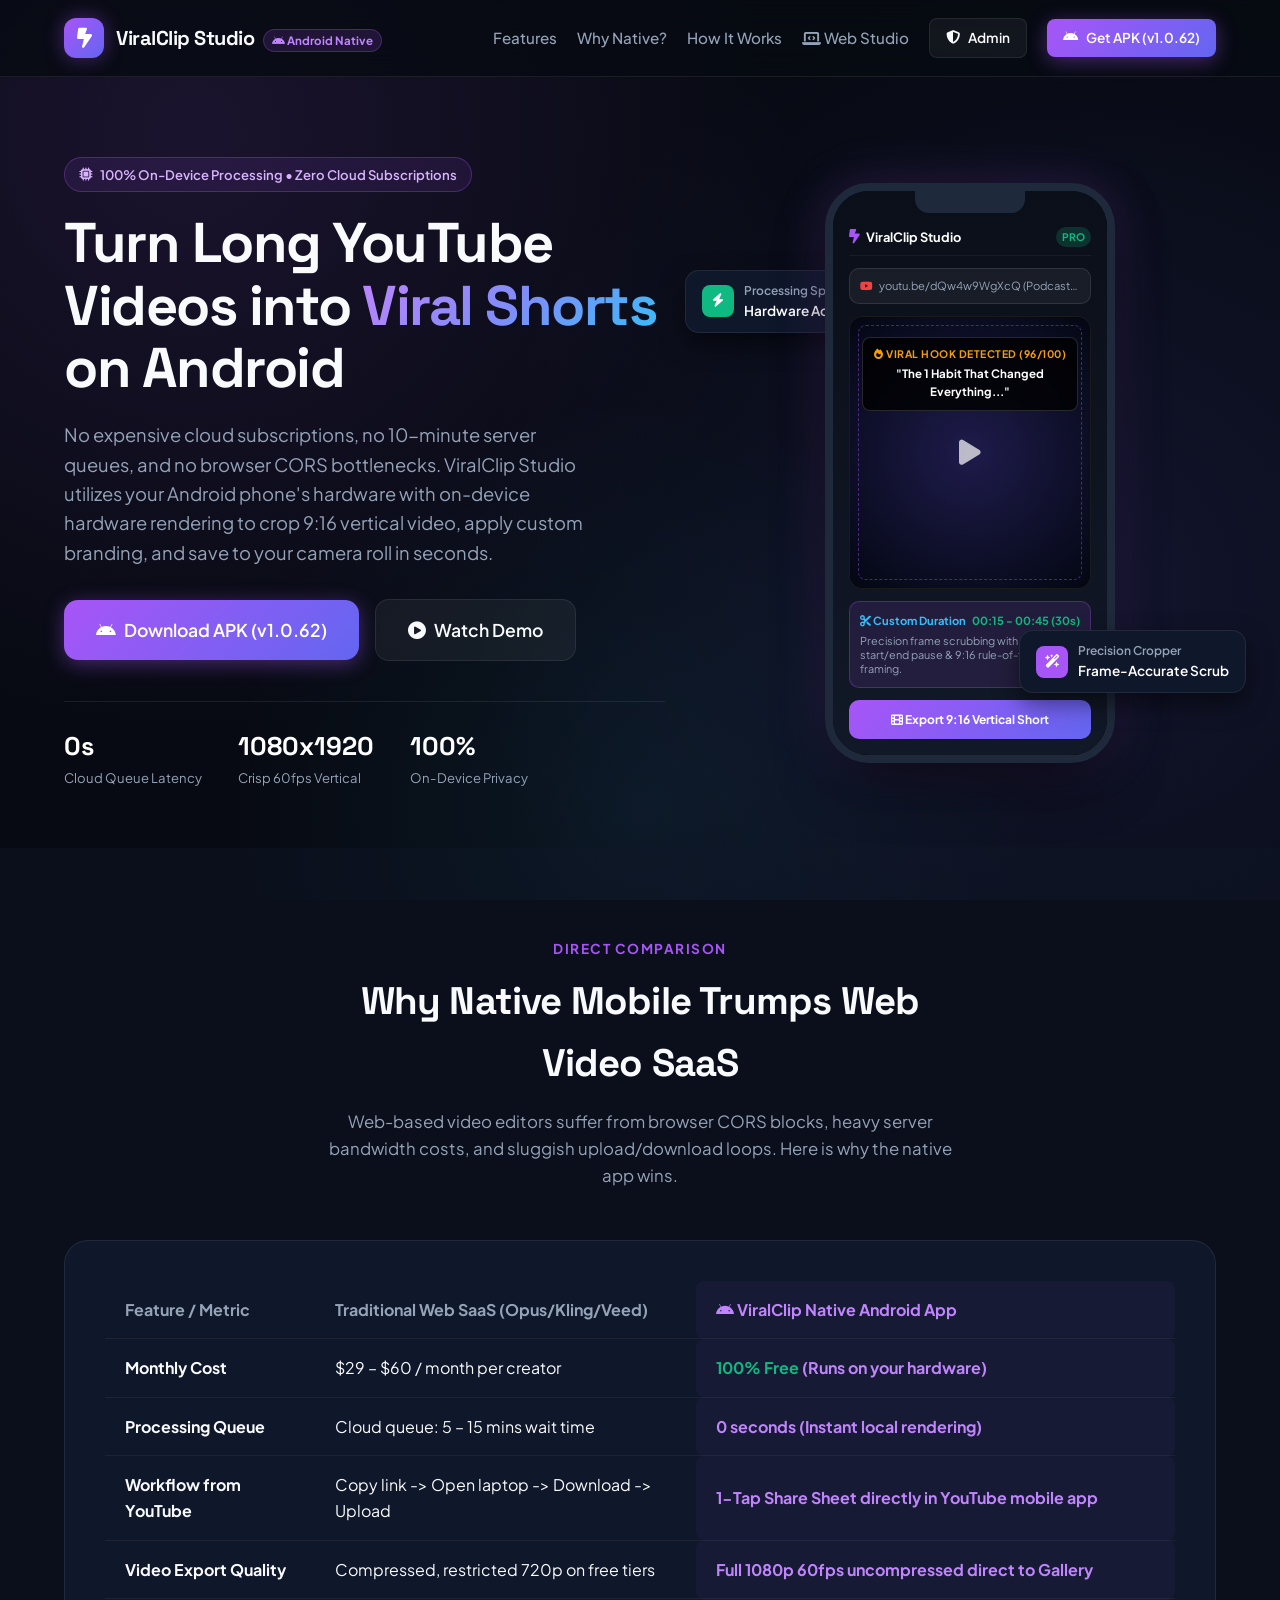
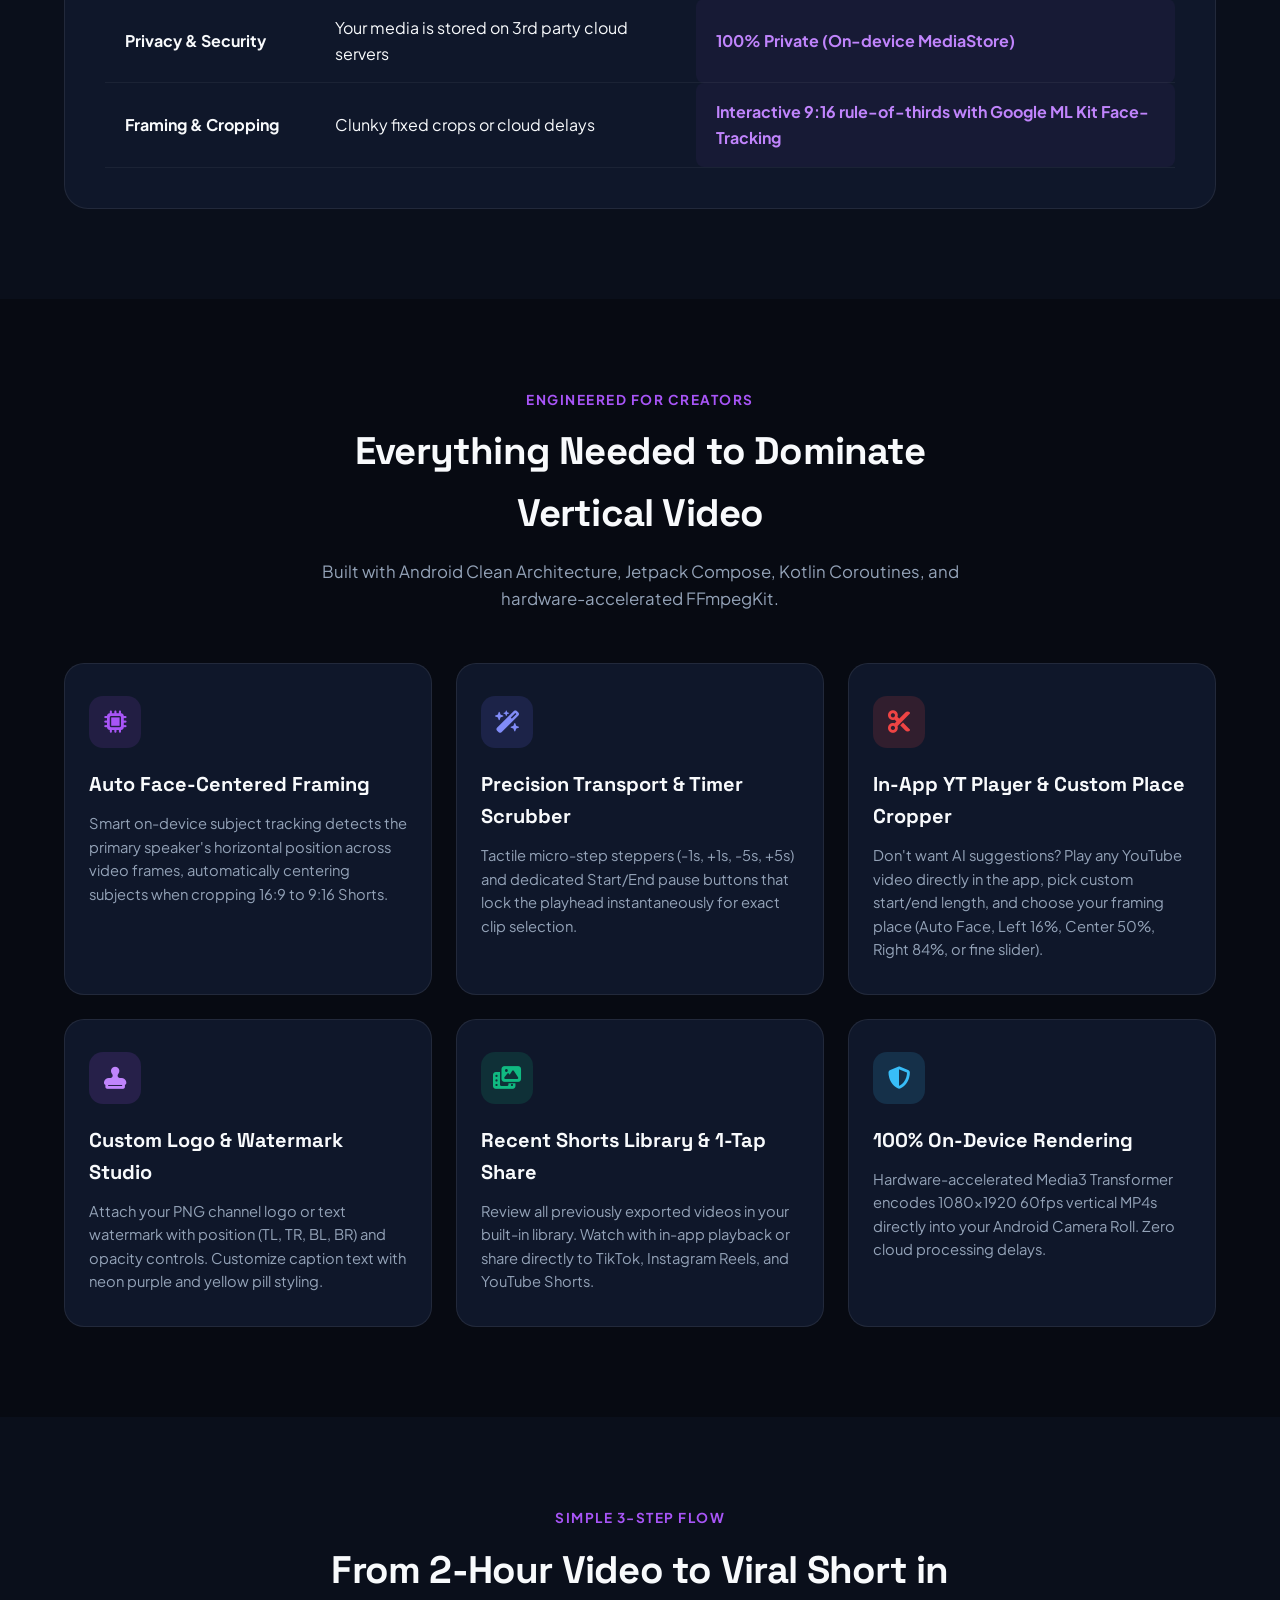
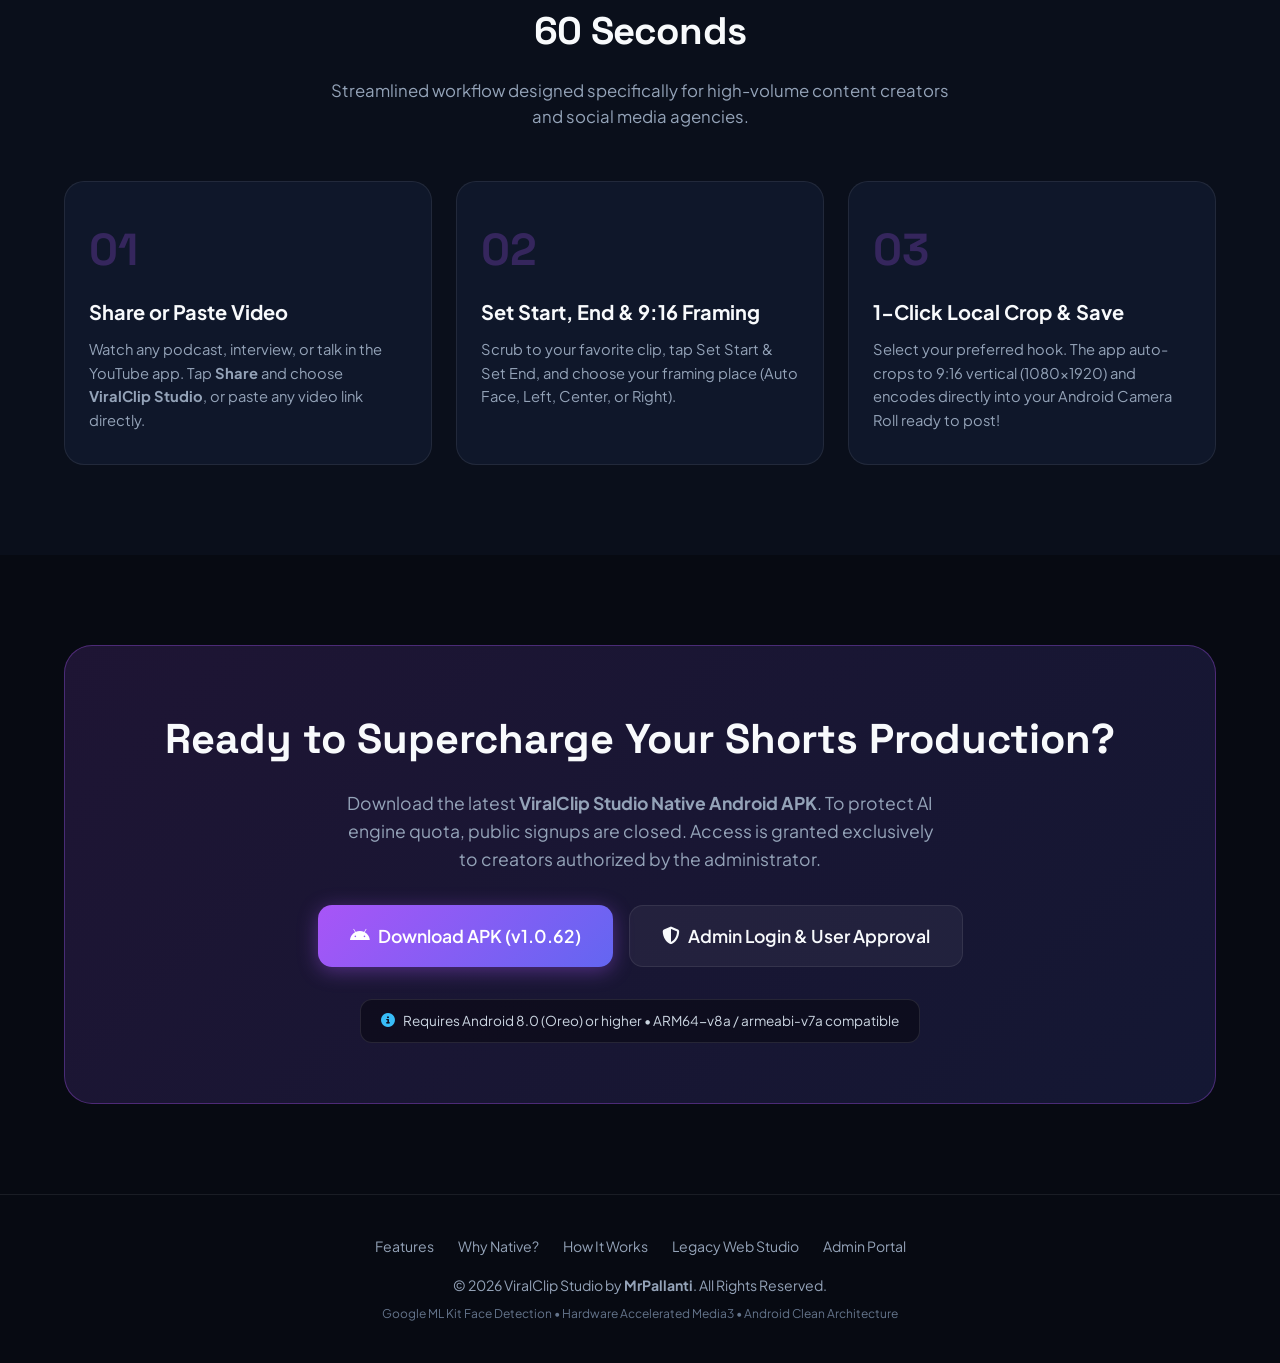
<file: index.html>
<!DOCTYPE html>
<html lang="en">
<head>
  <meta charset="UTF-8">
  <meta name="viewport" content="width=device-width, initial-scale=1.0">
  <meta http-equiv="Cache-Control" content="no-cache, no-store, must-revalidate">
  <meta http-equiv="Pragma" content="no-cache">
  <meta http-equiv="Expires" content="0">
  <title>ViralClip Studio - Native Android AI Shorts Creator</title>
  
  <!-- SEO & Open Graph -->
  <meta name="description" content="Turn long YouTube videos into viral TikToks, YouTube Shorts, and Instagram Reels directly on your Android phone with precision 9:16 cropper, smart face-centering, and on-device hardware rendering.">
  <meta property="og:title" content="ViralClip Studio - Turn Long Videos into Viral Shorts on Android">
  <meta property="og:description" content="Precision duration cropper, on-device 9:16 vertical framing, custom branding, and direct YouTube Share Sheet integration.">
  <meta property="og:type" content="website">
  <meta property="og:url" content="https://viral.mrpallanti.in/">
  
  <!-- Fonts & Icons -->
  <link rel="preconnect" href="https://fonts.googleapis.com">
  <link rel="preconnect" href="https://fonts.gstatic.com" crossorigin>
  <link href="https://fonts.googleapis.com/css2?family=Plus+Jakarta+Sans:wght@400;500;600;700;800&family=Space+Grotesk:wght@600;700;800&display=swap" rel="stylesheet">
  <link rel="stylesheet" href="https://cdnjs.cloudflare.com/ajax/libs/font-awesome/6.5.1/css/all.min.css">
  
  <!-- Stylesheets -->
  <link rel="stylesheet" href="css/landing.css?v=6.1">
</head>
<body>

  <!-- Top Navigation Bar -->
  <header class="navbar">
    <div class="container nav-container">
      <a href="index.html" class="brand">
        <div class="brand-icon">
          <i class="fa-solid fa-bolt-lightning"></i>
        </div>
        <div>
          <span class="brand-title">ViralClip Studio</span>
          <span class="brand-badge"><i class="fa-brands fa-android"></i> Android Native</span>
        </div>
      </a>

      <nav class="nav-links">
        <a href="#features" class="nav-link">Features</a>
        <a href="#comparison" class="nav-link">Why Native?</a>
        <a href="#how-it-works" class="nav-link">How It Works</a>
        <a href="studio.html" class="nav-link" title="Legacy Web Studio Backup"><i class="fa-solid fa-laptop-code"></i> Web Studio</a>
        <a href="admin.html" class="btn btn-secondary btn-sm">
          <i class="fa-solid fa-shield-halved"></i> Admin
        </a>
        <a href="ViralClip-Studio-v1.0.62.apk" class="btn btn-primary btn-sm" download="ViralClip-Studio-v1.0.62.apk">
          <i class="fa-brands fa-android"></i> Get APK (v1.0.62)
        </a>
      </nav>
    </div>
  </header>

  <!-- Hero Section -->
  <section class="hero">
    <div class="container">
      <div class="hero-grid">
        
        <!-- Left Hero Content -->
        <div class="hero-content">
          <div class="hero-tag">
            <i class="fa-solid fa-microchip"></i> 100% On-Device Processing • Zero Cloud Subscriptions
          </div>
          
          <h1 class="hero-title">
            Turn Long YouTube Videos into <span>Viral Shorts</span> on Android
          </h1>
          
          <p class="hero-desc">
            No expensive cloud subscriptions, no 10-minute server queues, and no browser CORS bottlenecks. 
            ViralClip Studio utilizes your Android phone's hardware with on-device hardware rendering to crop 9:16 vertical video, apply custom branding, and save to your camera roll in seconds.
          </p>

          <div class="hero-actions">
            <a href="ViralClip-Studio-v1.0.62.apk" class="btn btn-primary btn-lg" download="ViralClip-Studio-v1.0.62.apk">
              <i class="fa-brands fa-android"></i> Download APK (v1.0.62)
            </a>
            <a href="#how-it-works" class="btn btn-secondary btn-lg">
              <i class="fa-solid fa-circle-play"></i> Watch Demo
            </a>
          </div>

          <div class="hero-stats">
            <div>
              <div class="stat-num">0s</div>
              <div class="stat-label">Cloud Queue Latency</div>
            </div>
            <div>
              <div class="stat-num">1080x1920</div>
              <div class="stat-label">Crisp 60fps Vertical</div>
            </div>
            <div>
              <div class="stat-num">100%</div>
              <div class="stat-label">On-Device Privacy</div>
            </div>
          </div>
        </div>

        <!-- Right Hero Mockup (Interactive Mobile UI Preview) -->
        <div class="mockup-wrapper">
          
          <!-- Floating Badge Top Left -->
          <div class="floating-badge badge-top-left">
            <div class="badge-icon" style="background:#10b981;">
              <i class="fa-solid fa-bolt"></i>
            </div>
            <div>
              <div style="font-size:0.75rem; color:#94a3b8;">Processing Speed</div>
              <div style="color:#fff;">Hardware Accelerated</div>
            </div>
          </div>

          <!-- Phone Mockup Frame -->
          <div class="phone-mockup">
            <div class="phone-notch"></div>
            
            <div class="phone-screen">
              <!-- Mock App Header -->
              <div class="app-mock-header">
                <div style="display:flex; align-items:center; gap:6px;">
                  <i class="fa-solid fa-bolt-lightning" style="color:#a855f7; font-size:0.9rem;"></i>
                  <span style="font-weight:700; font-size:0.8rem; color:#fff;">ViralClip Studio</span>
                </div>
                <span style="background:rgba(16,185,129,0.2); color:#10b981; font-size:0.65rem; padding:2px 6px; border-radius:10px; font-weight:700;">PRO</span>
              </div>

              <!-- Mock YouTube Input -->
              <div class="app-mock-input">
                <i class="fa-brands fa-youtube" style="color:#ef4444;"></i>
                <span style="text-overflow:ellipsis; overflow:hidden; white-space:nowrap;">youtu.be/dQw4w9WgXcQ (Podcasts, Talks...)</span>
              </div>

              <!-- Mock Video Preview Frame -->
              <div class="app-mock-preview">
                <div style="position:relative; width:100%; height:100%; display:flex; align-items:center; justify-content:center; background:radial-gradient(circle at center, #1e1b4b 0%, #030712 100%);">
                  <i class="fa-solid fa-play" style="font-size:1.8rem; color:rgba(255,255,255,0.7);"></i>
                  
                  <!-- Detected Viral Hook Tag -->
                  <div class="app-mock-hook">
                    <div style="color:#f59e0b; font-size:0.65rem; text-transform:uppercase; letter-spacing:0.5px;">
                      <i class="fa-solid fa-fire"></i> Viral Hook Detected (96/100)
                    </div>
                    <div style="color:#fff; font-size:0.72rem; margin-top:2px;">
                      "The 1 Habit That Changed Everything..."
                    </div>
                  </div>

                  <!-- 9:16 Crop Guides -->
                  <div style="position:absolute; inset:8px; border:1px dashed rgba(168,85,247,0.4); border-radius:8px; pointer-events:none;"></div>
                </div>
              </div>

              <!-- Mock AI Analysis Card -->
              <div class="app-mock-card">
                <div style="display:flex; justify-content:space-between; margin-bottom:4px; font-size:0.7rem;">
                  <span style="color:#38bdf8; font-weight:700;"><i class="fa-solid fa-scissors"></i> Custom Duration</span>
                  <span style="color:#10b981; font-weight:700;">00:15 - 00:45 (30s)</span>
                </div>
                <div style="color:#94a3b8; font-size:0.68rem; line-height:1.3;">
                  Precision frame scrubbing with instant start/end pause & 9:16 rule-of-thirds framing.
                </div>
              </div>

              <!-- Mock Render Button -->
              <div class="app-mock-btn">
                <i class="fa-solid fa-film"></i> Export 9:16 Vertical Short
              </div>
            </div>
          </div>

          <!-- Floating Badge Bottom Right -->
          <div class="floating-badge badge-bottom-right">
            <div class="badge-icon" style="background:#a855f7;">
              <i class="fa-solid fa-wand-magic-sparkles"></i>
            </div>
            <div>
              <div style="font-size:0.75rem; color:#94a3b8;">Precision Cropper</div>
              <div style="color:#fff;">Frame-Accurate Scrub</div>
            </div>
          </div>

        </div>

      </div>
    </div>
  </section>

  <!-- Comparison Section: Web SaaS vs Android Native -->
  <section id="comparison" class="section" style="background: rgba(15, 23, 42, 0.4);">
    <div class="container">
      <div class="section-header">
        <div class="section-tag">Direct Comparison</div>
        <h2 class="section-title">Why Native Mobile Trumps Web Video SaaS</h2>
        <p class="section-subtitle">Web-based video editors suffer from browser CORS blocks, heavy server bandwidth costs, and sluggish upload/download loops. Here is why the native app wins.</p>
      </div>

      <div class="comparison-card">
        <div class="table-scroll-hint">
          <i class="fa-solid fa-arrows-left-right"></i> Swipe table horizontally to compare
        </div>
        <table class="comp-table">
          <thead>
            <tr>
              <th>Feature / Metric</th>
              <th>Traditional Web SaaS (Opus/Kling/Veed)</th>
              <th class="highlight"><i class="fa-brands fa-android"></i> ViralClip Native Android App</th>
            </tr>
          </thead>
          <tbody>
            <tr>
              <td><strong>Monthly Cost</strong></td>
              <td>$29 – $60 / month per creator</td>
              <td class="highlight"><strong style="color:#10b981;">100% Free</strong> (Runs on your hardware)</td>
            </tr>
            <tr>
              <td><strong>Processing Queue</strong></td>
              <td>Cloud queue: 5 – 15 mins wait time</td>
              <td class="highlight"><strong>0 seconds</strong> (Instant local rendering)</td>
            </tr>
            <tr>
              <td><strong>Workflow from YouTube</strong></td>
              <td>Copy link -> Open laptop -> Download -> Upload</td>
              <td class="highlight"><strong>1-Tap Share Sheet</strong> directly in YouTube mobile app</td>
            </tr>
            <tr>
              <td><strong>Video Export Quality</strong></td>
              <td>Compressed, restricted 720p on free tiers</td>
              <td class="highlight"><strong>Full 1080p 60fps</strong> uncompressed direct to Gallery</td>
            </tr>
            <tr>
              <td><strong>Privacy & Security</strong></td>
              <td>Your media is stored on 3rd party cloud servers</td>
              <td class="highlight"><strong>100% Private</strong> (On-device MediaStore)</td>
            </tr>
            <tr>
              <td><strong>Framing & Cropping</strong></td>
              <td>Clunky fixed crops or cloud delays</td>
              <td class="highlight"><strong>Interactive 9:16 rule-of-thirds</strong> with Google ML Kit Face-Tracking</td>
            </tr>
          </tbody>
        </table>
      </div>
    </div>
  </section>

  <!-- Core Features Grid -->
  <section id="features" class="section">
    <div class="container">
      <div class="section-header">
        <div class="section-tag">Engineered for Creators</div>
        <h2 class="section-title">Everything Needed to Dominate Vertical Video</h2>
        <p class="section-subtitle">Built with Android Clean Architecture, Jetpack Compose, Kotlin Coroutines, and hardware-accelerated FFmpegKit.</p>
      </div>

      <div class="features-grid">
        
        <!-- Feature 1 -->
        <div class="feature-card">
          <div class="feature-icon">
            <i class="fa-solid fa-microchip"></i>
          </div>
          <h3>Auto Face-Centered Framing</h3>
          <p>Smart on-device subject tracking detects the primary speaker's horizontal position across video frames, automatically centering subjects when cropping 16:9 to 9:16 Shorts.</p>
        </div>

        <!-- Feature 2 -->
        <div class="feature-card">
          <div class="feature-icon" style="background:rgba(99,102,241,0.15); color:#818cf8;">
            <i class="fa-solid fa-wand-magic-sparkles"></i>
          </div>
          <h3>Precision Transport & Timer Scrubber</h3>
          <p>Tactile micro-step steppers (-1s, +1s, -5s, +5s) and dedicated Start/End pause buttons that lock the playhead instantaneously for exact clip selection.</p>
        </div>

        <!-- Feature 3 -->
        <div class="feature-card">
          <div class="feature-icon" style="background:rgba(239,68,68,0.15); color:#ef4444;">
            <i class="fa-solid fa-scissors"></i>
          </div>
          <h3>In-App YT Player & Custom Place Cropper</h3>
          <p>Don't want AI suggestions? Play any YouTube video directly in the app, pick custom start/end length, and choose your framing place (Auto Face, Left 16%, Center 50%, Right 84%, or fine slider).</p>
        </div>

        <!-- Feature 4 -->
        <div class="feature-card">
          <div class="feature-icon" style="background:rgba(168,85,247,0.15); color:#c084fc;">
            <i class="fa-solid fa-stamp"></i>
          </div>
          <h3>Custom Logo & Watermark Studio</h3>
          <p>Attach your PNG channel logo or text watermark with position (TL, TR, BL, BR) and opacity controls. Customize caption text with neon purple and yellow pill styling.</p>
        </div>

        <!-- Feature 5 -->
        <div class="feature-card">
          <div class="feature-icon" style="background:rgba(16,185,129,0.15); color:#10b981;">
            <i class="fa-solid fa-photo-film"></i>
          </div>
          <h3>Recent Shorts Library & 1-Tap Share</h3>
          <p>Review all previously exported videos in your built-in library. Watch with in-app playback or share directly to TikTok, Instagram Reels, and YouTube Shorts.</p>
        </div>

        <!-- Feature 6 -->
        <div class="feature-card">
          <div class="feature-icon" style="background:rgba(56,189,248,0.15); color:#38bdf8;">
            <i class="fa-solid fa-shield-halved"></i>
          </div>
          <h3>100% On-Device Rendering</h3>
          <p>Hardware-accelerated Media3 Transformer encodes 1080x1920 60fps vertical MP4s directly into your Android Camera Roll. Zero cloud processing delays.</p>
        </div>

      </div>
    </div>
  </section>

  <!-- How It Works Section -->
  <section id="how-it-works" class="section" style="background: rgba(15, 23, 42, 0.4);">
    <div class="container">
      <div class="section-header">
        <div class="section-tag">Simple 3-Step Flow</div>
        <h2 class="section-title">From 2-Hour Video to Viral Short in 60 Seconds</h2>
        <p class="section-subtitle">Streamlined workflow designed specifically for high-volume content creators and social media agencies.</p>
      </div>

      <div class="steps-grid">
        
        <!-- Step 1 -->
        <div class="step-card">
          <div class="step-num">01</div>
          <h3 style="font-size:1.25rem; font-weight:700; margin-bottom:10px;">Share or Paste Video</h3>
          <p style="color:var(--text-muted); font-size:0.92rem;">
            Watch any podcast, interview, or talk in the YouTube app. Tap <strong>Share</strong> and choose <strong>ViralClip Studio</strong>, or paste any video link directly.
          </p>
        </div>

        <!-- Step 2 -->
        <div class="step-card">
          <div class="step-num">02</div>
          <h3 style="font-size:1.25rem; font-weight:700; margin-bottom:10px;">Set Start, End & 9:16 Framing</h3>
          <p style="color:var(--text-muted); font-size:0.92rem;">
            Scrub to your favorite clip, tap Set Start & Set End, and choose your framing place (Auto Face, Left, Center, or Right).
          </p>
        </div>

        <!-- Step 3 -->
        <div class="step-card">
          <div class="step-num">03</div>
          <h3 style="font-size:1.25rem; font-weight:700; margin-bottom:10px;">1-Click Local Crop & Save</h3>
          <p style="color:var(--text-muted); font-size:0.92rem;">
            Select your preferred hook. The app auto-crops to 9:16 vertical (1080x1920) and encodes directly into your Android Camera Roll ready to post!
          </p>
        </div>

      </div>
    </div>
  </section>

  <!-- Authorized Access & Download CTA Banner -->
  <section id="download" class="section">
    <div class="container">
      <div class="cta-banner">
        <h2>Ready to Supercharge Your Shorts Production?</h2>
        <p>
          Download the latest <strong>ViralClip Studio Native Android APK</strong>. 
          To protect AI engine quota, public signups are closed. Access is granted exclusively to creators authorized by the administrator.
        </p>

        <div class="cta-actions">
          <a href="ViralClip-Studio-v1.0.62.apk" class="btn btn-primary btn-lg" download="ViralClip-Studio-v1.0.62.apk">
            <i class="fa-brands fa-android"></i> Download APK (v1.0.62)
          </a>
          <a href="admin.html" class="btn btn-secondary btn-lg">
            <i class="fa-solid fa-shield-halved"></i> Admin Login & User Approval
          </a>
        </div>

        <!-- Installation Instructions Badge -->
        <div class="cta-badge">
          <i class="fa-solid fa-circle-info" style="color:#38bdf8;"></i>
          Requires Android 8.0 (Oreo) or higher • ARM64-v8a / armeabi-v7a compatible
        </div>
      </div>
    </div>
  </section>

  <!-- Footer -->
  <footer class="footer">
    <div class="container">
      <div class="footer-links">
        <a href="#features">Features</a>
        <a href="#comparison">Why Native?</a>
        <a href="#how-it-works">How It Works</a>
        <a href="studio.html">Legacy Web Studio</a>
        <a href="admin.html">Admin Portal</a>
      </div>
      <p style="margin-bottom:8px;">
        &copy; 2026 ViralClip Studio by <strong>MrPallanti</strong>. All Rights Reserved.
      </p>
      <p style="font-size:0.75rem; color:#64748b;">
        Google ML Kit Face Detection • Hardware Accelerated Media3 • Android Clean Architecture
      </p>
    </div>
  </footer>

</body>
</html>
</file>
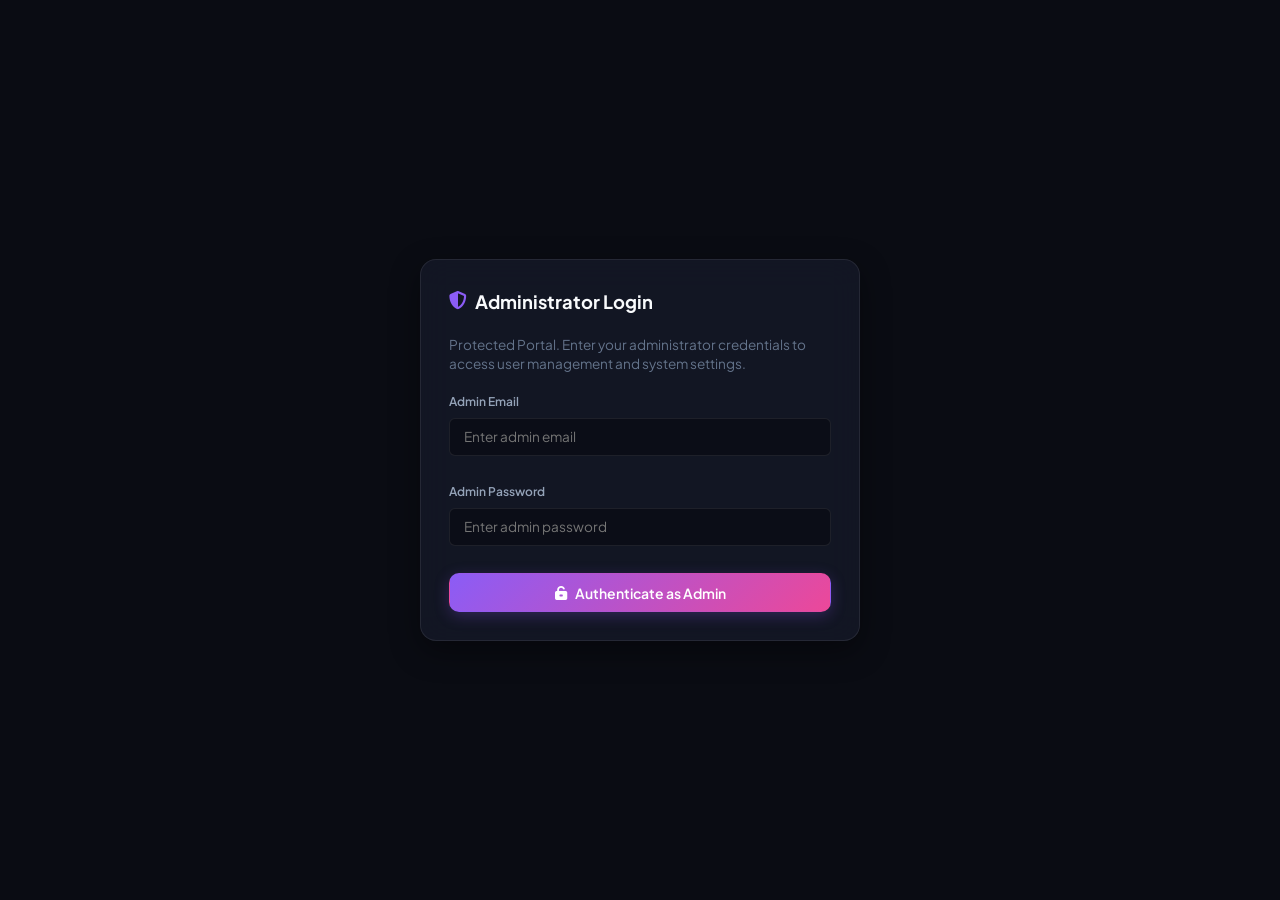
<file: admin.html>
<!DOCTYPE html>
<html lang="en">
<head>
  <meta charset="UTF-8">
  <meta name="viewport" content="width=device-width, initial-scale=1.0">
  <meta http-equiv="Cache-Control" content="no-cache, no-store, must-revalidate">
  <meta http-equiv="Pragma" content="no-cache">
  <meta http-equiv="Expires" content="0">
  <title>Admin Portal - ViralClip Studio</title>
  <link rel="preconnect" href="https://fonts.googleapis.com">
  <link rel="preconnect" href="https://fonts.gstatic.com" crossorigin>
  <link href="https://fonts.googleapis.com/css2?family=Plus+Jakarta+Sans:wght@400;500;600;700;800&family=Space+Grotesk:wght@700&display=swap" rel="stylesheet">
  <link rel="stylesheet" href="https://cdnjs.cloudflare.com/ajax/libs/font-awesome/6.5.1/css/all.min.css">
  <link rel="stylesheet" href="css/style.css?v=3.0">
  <style>
    .admin-container {
      max-width: 1200px;
      margin: 2rem auto;
      padding: 0 1.5rem;
      display: flex;
      flex-direction: column;
      gap: 1.5rem;
    }
    .stats-grid {
      display: grid;
      grid-template-columns: repeat(auto-fit, minmax(220px, 1fr));
      gap: 1rem;
    }
    .stat-card {
      padding: 1.25rem;
      display: flex;
      align-items: center;
      gap: 1rem;
    }
    .stat-icon {
      width: 48px;
      height: 48px;
      border-radius: 12px;
      display: flex;
      align-items: center;
      justify-content: center;
      font-size: 1.35rem;
    }
    .stat-icon.purple { background: rgba(139, 92, 246, 0.2); color: #a78bfa; }
    .stat-icon.green { background: rgba(16, 185, 129, 0.2); color: #34d399; }
    .stat-icon.yellow { background: rgba(245, 158, 11, 0.2); color: #fbbf24; }
    .stat-icon.blue { background: rgba(6, 182, 212, 0.2); color: #22d3ee; }
    .stat-info h4 { font-size: 0.8rem; color: var(--text-muted); text-transform: uppercase; }
    .stat-info .stat-value { font-size: 1.5rem; font-weight: 800; color: #fff; }

    .table-card {
      padding: 1.5rem;
    }
    .table-header {
      display: flex;
      justify-content: space-between;
      align-items: center;
      flex-wrap: wrap;
      gap: 1rem;
      margin-bottom: 1.25rem;
    }
    .user-table {
      width: 100%;
      border-collapse: collapse;
      text-align: left;
    }
    .user-table th {
      padding: 0.75rem 1rem;
      font-size: 0.75rem;
      font-weight: 700;
      text-transform: uppercase;
      color: var(--text-muted);
      border-bottom: 1px solid var(--border-color);
    }
    .user-table td {
      padding: 1rem;
      border-bottom: 1px solid var(--border-color);
      font-size: 0.875rem;
    }
    .user-table tr:hover td {
      background: rgba(255, 255, 255, 0.02);
    }
    .status-badge {
      display: inline-flex;
      align-items: center;
      gap: 4px;
      padding: 3px 8px;
      border-radius: var(--radius-full);
      font-size: 0.72rem;
      font-weight: 700;
      text-transform: uppercase;
    }
    .status-badge.approved { background: rgba(16, 185, 129, 0.15); color: #34d399; border: 1px solid rgba(16, 185, 129, 0.3); }
    .status-badge.pending { background: rgba(245, 158, 11, 0.15); color: #fbbf24; border: 1px solid rgba(245, 158, 11, 0.3); }
    .status-badge.blocked { background: rgba(239, 68, 68, 0.15); color: #f87171; border: 1px solid rgba(239, 68, 68, 0.3); }

    .action-btns {
      display: flex;
      gap: 6px;
    }
    .api-card {
      padding: 1.5rem;
    }
    .admin-login-overlay {
      position: fixed;
      inset: 0;
      background: var(--bg-main);
      display: flex;
      align-items: center;
      justify-content: center;
      z-index: 1000;
    }
  </style>
</head>
<body class="dark-theme">
  <!-- Admin Header -->
  <header class="app-header">
    <div class="header-container">
      <div class="brand">
        <div class="brand-icon" style="background: linear-gradient(135deg, #ef4444 0%, #8b5cf6 100%);">
          <i class="fa-solid fa-shield-halved"></i>
        </div>
        <div class="brand-text">
          <h1>ViralClip <span class="gradient-text">Admin Panel</span></h1>
          <span class="badge" style="background: rgba(239, 68, 68, 0.15); color: #fca5a5; border-color: rgba(239, 68, 68, 0.3);">Access Control</span>
        </div>
      </div>
      <div class="header-actions">
        <div class="user-badge" style="background: rgba(239, 68, 68, 0.15); border-color: rgba(239, 68, 68, 0.4); color: #fca5a5;">
          <i class="fa-solid fa-user-shield"></i>
          <span id="adminEmailBadge">Administrator</span>
        </div>
        <a href="index.html" class="btn btn-secondary btn-sm">
          <i class="fa-solid fa-arrow-left"></i> Back to Home
        </a>
        <button id="adminLogoutBtn" class="btn btn-ghost btn-sm">
          <i class="fa-solid fa-right-from-bracket"></i> Log Out
        </button>
      </div>
    </div>
  </header>

  <!-- Admin Login Overlay (Visible only when not authenticated) -->
  <div class="admin-login-overlay" id="adminLoginOverlay" style="display:none;">
    <div class="modal-dialog glass-card auth-dialog">
      <div class="modal-header">
        <h3><i class="fa-solid fa-shield-halved text-accent"></i> Administrator Login</h3>
      </div>
      <div class="modal-body">
        <p class="auth-modal-subtitle">
          Protected Portal. Enter your administrator credentials to access user management and system settings.
        </p>
        <form id="adminLoginForm" class="auth-form" autocomplete="off">
          <div class="form-group">
            <label for="adminLogEmail">Admin Email</label>
            <input type="email" id="adminLogEmail" placeholder="Enter admin email" autocomplete="username" required>
          </div>
          <div class="form-group">
            <label for="adminLogPass">Admin Password</label>
            <input type="password" id="adminLogPass" placeholder="Enter admin password" autocomplete="current-password" required>
          </div>
          <button type="submit" class="btn btn-primary btn-block glow-btn">
            <i class="fa-solid fa-unlock-keyhole"></i> Authenticate as Admin
          </button>
        </form>
      </div>
    </div>
  </div>

  <!-- Main Admin Content Container -->
  <main class="admin-container" id="adminMainContent">
    <!-- Stat Cards -->
    <div class="stats-grid">
      <div class="stat-card glass-card">
        <div class="stat-icon purple"><i class="fa-solid fa-users"></i></div>
        <div class="stat-info">
          <h4>Total Users</h4>
          <div class="stat-value" id="statTotalUsers">0</div>
        </div>
      </div>
      <div class="stat-card glass-card">
        <div class="stat-icon green"><i class="fa-solid fa-user-check"></i></div>
        <div class="stat-info">
          <h4>Allowed / Approved</h4>
          <div class="stat-value" id="statApprovedUsers">0</div>
        </div>
      </div>
      <div class="stat-card glass-card">
        <div class="stat-icon yellow"><i class="fa-solid fa-user-clock"></i></div>
        <div class="stat-info">
          <h4>Pending Approval</h4>
          <div class="stat-value" id="statPendingUsers">0</div>
        </div>
      </div>
      <div class="stat-card glass-card">
        <div class="stat-icon blue"><i class="fa-solid fa-key"></i></div>
        <div class="stat-info">
          <h4>Master AI Key</h4>
          <div class="stat-value" style="font-size: 1.1rem; color: #34d399;">Active (Server)</div>
        </div>
      </div>
    </div>

    <!-- Master Gemini AI Settings -->
    <section class="glass-card api-card">
      <div class="sidebar-header">
        <div class="sidebar-title">
          <i class="fa-solid fa-microchip text-accent"></i>
          <h3>Global Gemini AI Master Key</h3>
        </div>
      </div>
      <p class="sidebar-desc">
        All approved users automatically use this master API key securely through the server proxy. Users never see or manage their own keys.
      </p>
      <form id="geminiMasterKeyForm" style="display:flex; gap:0.75rem; align-items:flex-end; flex-wrap:wrap;">
        <div class="form-group" style="flex:1; min-width:300px; margin-bottom:0;">
          <label for="masterKeyInput">Admin Master Gemini API Key</label>
          <input type="password" id="masterKeyInput" placeholder="Enter Gemini API key" autocomplete="off" required>
        </div>
        <button type="submit" class="btn btn-primary">
          <i class="fa-solid fa-floppy-disk"></i> Save Master Key
        </button>
      </form>
    </section>

    <!-- User Access Management Table -->
    <section class="glass-card table-card">
      <div class="table-header">
        <div>
          <h3><i class="fa-solid fa-user-gear text-accent"></i> User Access & Approvals</h3>
          <p class="sidebar-desc" style="margin-bottom:0;">Only <strong>Approved</strong> users can access the application and AI engine.</p>
        </div>
        <button id="openAddUserModalBtn" class="btn btn-primary btn-sm">
          <i class="fa-solid fa-user-plus"></i> Add Allowed User
        </button>
      </div>

      <div style="overflow-x: auto;">
        <table class="user-table">
          <thead>
            <tr>
              <th>Creator</th>
              <th>Email</th>
              <th>Role</th>
              <th>Status</th>
              <th>Actions</th>
            </tr>
          </thead>
          <tbody id="userTableBody">
            <tr><td colspan="5" style="text-align:center; color:var(--text-muted);">Loading users...</td></tr>
          </tbody>
        </table>
      </div>
    </section>
  </main>

  <!-- Add Allowed User Modal -->
  <div class="modal" id="addUserModal" style="display:none;">
    <div class="modal-backdrop"></div>
    <div class="modal-dialog glass-card auth-dialog">
      <div class="modal-header">
        <h3><i class="fa-solid fa-user-plus text-accent"></i> Add Pre-Approved User</h3>
        <button class="modal-close-btn" id="closeAddUserBtn"><i class="fa-solid fa-xmark"></i></button>
      </div>
      <div class="modal-body">
        <form id="addUserForm" class="auth-form" autocomplete="off">
          <div class="form-group">
            <label for="newUserName">Creator Name</label>
            <input type="text" id="newUserName" placeholder="e.g. John Doe" required>
          </div>
          <div class="form-group">
            <label for="newUserEmail">Email Address</label>
            <input type="email" id="newUserEmail" placeholder="creator@domain.com" required>
          </div>
          <div class="form-group">
            <label for="newUserPassword">Set Password</label>
            <input type="password" id="newUserPassword" placeholder="Set temporary password" required>
          </div>
          <button type="submit" class="btn btn-primary btn-block glow-btn">
            <i class="fa-solid fa-check"></i> Add as Approved User
          </button>
        </form>
      </div>
    </div>
  </div>

  <!-- Notification Toast -->
  <div id="toast" class="toast" style="display:none;">
    <i class="toast-icon fa-solid fa-circle-check"></i>
    <span class="toast-message">Action successful</span>
  </div>

  <script>
    document.addEventListener('DOMContentLoaded', () => {
      const API_BASE = 'api';

      let adminToken = localStorage.getItem('viralclip_admin_token') || '';
      let currentAdminUser = JSON.parse(localStorage.getItem('viralclip_admin_user') || 'null');

      const loginOverlay = document.getElementById('adminLoginOverlay');
      const adminLoginForm = document.getElementById('adminLoginForm');
      const userTableBody = document.getElementById('userTableBody');
      const statTotalUsers = document.getElementById('statTotalUsers');
      const statApprovedUsers = document.getElementById('statApprovedUsers');
      const statPendingUsers = document.getElementById('statPendingUsers');
      const masterKeyForm = document.getElementById('geminiMasterKeyForm');
      const masterKeyInput = document.getElementById('masterKeyInput');
      const addUserModal = document.getElementById('addUserModal');
      const openAddUserModalBtn = document.getElementById('openAddUserModalBtn');
      const closeAddUserBtn = document.getElementById('closeAddUserBtn');
      const addUserForm = document.getElementById('addUserForm');
      const adminLogoutBtn = document.getElementById('adminLogoutBtn');
      const adminEmailBadge = document.getElementById('adminEmailBadge');

      function checkAdminAuth() {
        if (!currentAdminUser || currentAdminUser.role !== 'admin' || !adminToken) {
          loginOverlay.style.display = 'flex';
          document.getElementById('adminLogEmail').value = '';
          document.getElementById('adminLogPass').value = '';
        } else {
          loginOverlay.style.display = 'none';
          if (adminEmailBadge && currentAdminUser.email) {
            adminEmailBadge.textContent = currentAdminUser.email;
          }
          loadDashboardData();
        }
      }

      adminLoginForm.addEventListener('submit', async (e) => {
        e.preventDefault();
        const email = document.getElementById('adminLogEmail').value.trim();
        const password = document.getElementById('adminLogPass').value;

        try {
          const res = await fetch(`${API_BASE}/auth.php`, {
            method: 'POST',
            headers: { 'Content-Type': 'application/json' },
            body: JSON.stringify({
              action: 'login',
              email: email,
              password: password
            })
          });

          const data = await res.json();
          if (res.ok && data.status === 'success' && data.user && data.user.role === 'admin') {
            currentAdminUser = data.user;
            adminToken = data.token;
            localStorage.setItem('viralclip_admin_user', JSON.stringify(currentAdminUser));
            localStorage.setItem('viralclip_admin_token', adminToken);
            localStorage.setItem('viralclip_user', JSON.stringify(currentAdminUser));
            if (adminEmailBadge) adminEmailBadge.textContent = currentAdminUser.email;
            loginOverlay.style.display = 'none';
            showToast('Welcome, Administrator!', 'success');
            loadDashboardData();
          } else {
            showToast(data.error || 'Access denied: Invalid credentials.', 'error');
          }
        } catch (err) {
          showToast('Failed to connect to authentication service.', 'error');
        }
      });

      function logoutAdmin() {
        localStorage.removeItem('viralclip_admin_user');
        localStorage.removeItem('viralclip_admin_token');
        currentAdminUser = null;
        adminToken = '';
        document.getElementById('adminLogEmail').value = '';
        document.getElementById('adminLogPass').value = '';
        loginOverlay.style.display = 'flex';
      }

      adminLogoutBtn.addEventListener('click', logoutAdmin);

      async function loadDashboardData() {
        if (!adminToken) return;

        // Fetch User List
        try {
          const res = await fetch(`${API_BASE}/auth.php?action=admin_get_users&token=${encodeURIComponent(adminToken)}`);
          if (res.ok) {
            const data = await res.json();
            if (data && data.users) {
              renderUsers(data.users);
            }
          } else if (res.status === 403) {
            logoutAdmin();
            return;
          }
        } catch (e) {
          console.warn('Backend call failed:', e);
        }

        // Fetch Master Settings
        try {
          const sRes = await fetch(`${API_BASE}/auth.php?action=admin_get_settings&token=${encodeURIComponent(adminToken)}`);
          if (sRes.ok) {
            const sData = await sRes.json();
            if (sData && sData.settings && sData.settings.gemini_api_key) {
              masterKeyInput.value = sData.settings.gemini_api_key;
            }
          }
        } catch (e) {
          console.warn('Settings load failed:', e);
        }
      }

      function renderUsers(users) {
        userTableBody.innerHTML = '';
        let total = users.length;
        let approved = 0;
        let pending = 0;

        users.forEach(u => {
          if (u.status === 'approved') approved++;
          else pending++;

          const tr = document.createElement('tr');
          const isSuperAdmin = u.role === 'admin';

          tr.innerHTML = `
            <td><strong>${escapeHtml(u.name)}</strong></td>
            <td>${escapeHtml(u.email)}</td>
            <td><span class="badge" style="text-transform:uppercase;">${u.role}</span></td>
            <td><span class="status-badge ${u.status}">${u.status}</span></td>
            <td>
              <div class="action-btns">
                ${!isSuperAdmin ? `
                  ${u.status !== 'approved' ? `
                    <button class="btn btn-xs btn-success approve-btn" data-email="${u.email}">
                      <i class="fa-solid fa-check"></i> Approve
                    </button>
                  ` : `
                    <button class="btn btn-xs btn-outline block-btn" data-email="${u.email}">
                      <i class="fa-solid fa-ban"></i> Block
                    </button>
                  `}
                  <button class="btn btn-xs btn-ghost delete-btn" data-email="${u.email}" style="color:var(--danger);">
                    <i class="fa-solid fa-trash"></i>
                  </button>
                ` : '<span style="font-size:0.75rem; color:var(--text-muted);"><i class="fa-solid fa-lock"></i> Protected</span>'}
              </div>
            </td>
          `;

          // Action Listeners
          const appBtn = tr.querySelector('.approve-btn');
          if (appBtn) appBtn.addEventListener('click', () => setStatus(u.email, 'approved'));

          const blkBtn = tr.querySelector('.block-btn');
          if (blkBtn) blkBtn.addEventListener('click', () => setStatus(u.email, 'blocked'));

          const delBtn = tr.querySelector('.delete-btn');
          if (delBtn) delBtn.addEventListener('click', () => deleteUser(u.email));

          userTableBody.appendChild(tr);
        });

        statTotalUsers.textContent = total;
        statApprovedUsers.textContent = approved;
        statPendingUsers.textContent = pending;
      }

      async function setStatus(email, status) {
        try {
          const res = await fetch(`${API_BASE}/auth.php?action=admin_set_status&email=${encodeURIComponent(email)}&status=${status}&token=${encodeURIComponent(adminToken)}`);
          const data = await res.json();
          if (res.ok && data.status === 'success') {
            showToast(`User is now ${status}!`, 'success');
            loadDashboardData();
          } else {
            showToast(data.error || 'Failed to update status', 'error');
          }
        } catch(e) {
          showToast('Failed to update status', 'error');
        }
      }

      async function deleteUser(email) {
        if (!confirm(`Delete user ${email}?`)) return;
        try {
          const res = await fetch(`${API_BASE}/auth.php?action=admin_delete_user&email=${encodeURIComponent(email)}&token=${encodeURIComponent(adminToken)}`);
          const data = await res.json();
          if (res.ok && data.status === 'success') {
            showToast('User removed.', 'info');
            loadDashboardData();
          } else {
            showToast(data.error || 'Failed to delete user', 'error');
          }
        } catch(e) {
          showToast('Failed to delete user', 'error');
        }
      }

      // Add Pre-Approved User
      openAddUserModalBtn.addEventListener('click', () => addUserModal.style.display = 'flex');
      closeAddUserBtn.addEventListener('click', () => addUserModal.style.display = 'none');

      addUserForm.addEventListener('submit', async (e) => {
        e.preventDefault();
        const name = document.getElementById('newUserName').value.trim();
        const email = document.getElementById('newUserEmail').value.trim();
        const password = document.getElementById('newUserPassword').value;

        try {
          const res = await fetch(`${API_BASE}/auth.php?action=admin_add_user&name=${encodeURIComponent(name)}&email=${encodeURIComponent(email)}&password=${encodeURIComponent(password)}&status=approved&token=${encodeURIComponent(adminToken)}`);
          const data = await res.json();
          if (res.ok && data.status === 'success') {
            showToast(`User ${email} created & approved!`, 'success');
            addUserModal.style.display = 'none';
            addUserForm.reset();
            loadDashboardData();
          } else {
            showToast(data.error || 'Failed to add user', 'error');
          }
        } catch (err) {
          showToast('Failed to add user', 'error');
        }
      });

      // Master Gemini API Key Update
      masterKeyForm.addEventListener('submit', async (e) => {
        e.preventDefault();
        const key = masterKeyInput.value.trim();
        try {
          const res = await fetch(`${API_BASE}/auth.php?action=admin_update_settings&gemini_api_key=${encodeURIComponent(key)}&token=${encodeURIComponent(adminToken)}`);
          const data = await res.json();
          if (res.ok && data.status === 'success') {
            showToast('Master Gemini API Key updated globally!', 'success');
          } else {
            showToast(data.error || 'Failed to update key', 'error');
          }
        } catch(e) {
          showToast('Failed to update key', 'error');
        }
      });

      function escapeHtml(str) {
        return (str || '').replace(/&/g, '&amp;').replace(/</g, '&lt;').replace(/>/g, '&gt;');
      }

      function showToast(msg, type = 'info') {
        const toast = document.getElementById('toast');
        toast.querySelector('.toast-message').textContent = msg;
        toast.style.display = 'flex';
        clearTimeout(toast._to);
        toast._to = setTimeout(() => toast.style.display = 'none', 3500);
      }

      checkAdminAuth();
    });
  </script>
</body>
</html>
</file>
<file: css/landing.css>
/* ========================================================
   ViralClip Studio - Modern Mobile App Landing Page
   ======================================================== */

:root {
  --bg-dark: #070a12;
  --bg-card: #0f172a;
  --bg-glass: rgba(15, 23, 42, 0.75);
  --primary: #a855f7;
  --primary-glow: rgba(168, 85, 247, 0.4);
  --accent: #6366f1;
  --accent-cyan: #38bdf8;
  --success: #10b981;
  --border: rgba(255, 255, 255, 0.08);
  --border-focus: rgba(168, 85, 247, 0.5);
  --text-main: #f8fafc;
  --text-muted: #94a3b8;
  --font-heading: 'Space Grotesk', -apple-system, sans-serif;
  --font-body: 'Plus Jakarta Sans', -apple-system, sans-serif;
}

* {
  margin: 0;
  padding: 0;
  box-sizing: border-box;
}

body {
  background-color: var(--bg-dark);
  color: var(--text-main);
  font-family: var(--font-body);
  line-height: 1.6;
  overflow-x: hidden;
  background-image: 
    radial-gradient(circle at 15% 15%, rgba(168, 85, 247, 0.12) 0%, transparent 45%),
    radial-gradient(circle at 85% 65%, rgba(99, 102, 241, 0.12) 0%, transparent 50%),
    radial-gradient(circle at 50% 90%, rgba(56, 189, 248, 0.08) 0%, transparent 40%);
  background-attachment: fixed;
}

.container {
  max-width: 1200px;
  margin: 0 auto;
  padding: 0 24px;
}

/* Header */
.navbar {
  position: sticky;
  top: 0;
  z-index: 100;
  backdrop-filter: blur(16px);
  background: rgba(7, 10, 18, 0.8);
  border-bottom: 1px solid var(--border);
  padding: 18px 0;
}

.nav-container {
  display: flex;
  justify-content: space-between;
  align-items: center;
}

.brand {
  display: flex;
  align-items: center;
  gap: 12px;
  text-decoration: none;
  color: var(--text-main);
}

.brand-icon {
  width: 40px;
  height: 40px;
  border-radius: 12px;
  background: linear-gradient(135deg, var(--primary), var(--accent));
  display: flex;
  align-items: center;
  justify-content: center;
  color: #fff;
  font-size: 1.25rem;
  box-shadow: 0 0 20px var(--primary-glow);
}

.brand-title {
  font-family: var(--font-heading);
  font-weight: 700;
  font-size: 1.25rem;
  letter-spacing: -0.5px;
}

.brand-badge {
  background: rgba(168, 85, 247, 0.15);
  color: #c084fc;
  border: 1px solid rgba(168, 85, 247, 0.3);
  font-size: 0.72rem;
  font-weight: 700;
  padding: 3px 8px;
  border-radius: 20px;
  margin-left: 6px;
}

.nav-links {
  display: flex;
  gap: 20px;
  align-items: center;
}

.nav-link {
  color: var(--text-muted);
  text-decoration: none;
  font-weight: 500;
  font-size: 0.95rem;
  transition: color 0.2s;
}

.nav-link:hover {
  color: var(--text-main);
}

.btn {
  display: inline-flex;
  align-items: center;
  justify-content: center;
  gap: 8px;
  padding: 12px 24px;
  border-radius: 12px;
  font-weight: 600;
  text-decoration: none;
  font-size: 0.95rem;
  transition: all 0.25s ease;
  cursor: pointer;
  border: none;
}

.btn-primary {
  background: linear-gradient(135deg, var(--primary), var(--accent));
  color: #fff;
  box-shadow: 0 4px 20px var(--primary-glow);
}

.btn-primary:hover {
  transform: translateY(-2px);
  box-shadow: 0 6px 28px rgba(168, 85, 247, 0.6);
}

.btn-secondary {
  background: rgba(255, 255, 255, 0.05);
  border: 1px solid var(--border);
  color: var(--text-main);
}

.btn-secondary:hover {
  background: rgba(255, 255, 255, 0.1);
  border-color: rgba(255, 255, 255, 0.2);
  transform: translateY(-2px);
}

.btn-sm {
  padding: 8px 16px;
  font-size: 0.85rem;
  border-radius: 8px;
}

.btn-lg {
  padding: 16px 32px;
  font-size: 1.1rem;
  border-radius: 14px;
}

/* Hero Section */
.hero {
  padding: 80px 0 60px;
  position: relative;
}

.hero-grid {
  display: grid;
  grid-template-columns: 1.1fr 0.9fr;
  gap: 60px;
  align-items: center;
}

.hero-tag {
  display: inline-flex;
  align-items: center;
  gap: 8px;
  padding: 6px 14px;
  border-radius: 30px;
  background: rgba(168, 85, 247, 0.1);
  border: 1px solid rgba(168, 85, 247, 0.3);
  color: #d8b4fe;
  font-size: 0.82rem;
  font-weight: 600;
  margin-bottom: 20px;
}

.hero-title {
  font-family: var(--font-heading);
  font-size: 3.5rem;
  line-height: 1.12;
  font-weight: 800;
  letter-spacing: -1.5px;
  margin-bottom: 20px;
}

.hero-title span {
  background: linear-gradient(135deg, #c084fc, #818cf8, #38bdf8);
  -webkit-background-clip: text;
  -webkit-text-fill-color: transparent;
}

.hero-desc {
  font-size: 1.15rem;
  color: var(--text-muted);
  margin-bottom: 32px;
  max-width: 540px;
}

.hero-actions {
  display: flex;
  gap: 16px;
  align-items: center;
  margin-bottom: 40px;
  flex-wrap: wrap;
}

.hero-stats {
  display: flex;
  gap: 36px;
  padding-top: 24px;
  border-top: 1px solid var(--border);
}

.stat-num {
  font-family: var(--font-heading);
  font-size: 1.6rem;
  font-weight: 700;
  color: #fff;
}

.stat-label {
  font-size: 0.82rem;
  color: var(--text-muted);
}

/* Phone Mockup */
.mockup-wrapper {
  position: relative;
  display: flex;
  justify-content: center;
}

.phone-mockup {
  width: 290px;
  height: 580px;
  background: #000;
  border-radius: 44px;
  border: 8px solid #1e293b;
  position: relative;
  box-shadow: 0 25px 60px -15px rgba(0, 0, 0, 0.8), 0 0 50px rgba(168, 85, 247, 0.2);
  overflow: hidden;
  display: flex;
  flex-direction: column;
}

.phone-notch {
  width: 110px;
  height: 22px;
  background: #1e293b;
  border-bottom-left-radius: 14px;
  border-bottom-right-radius: 14px;
  margin: 0 auto;
  position: absolute;
  top: 0;
  left: 50%;
  transform: translateX(-50%);
  z-index: 10;
}

.phone-screen {
  flex: 1;
  background: linear-gradient(180deg, #0b0f19 0%, #111827 100%);
  padding: 36px 16px 16px;
  display: flex;
  flex-direction: column;
  gap: 12px;
}

.app-mock-header {
  display: flex;
  align-items: center;
  justify-content: space-between;
  padding-bottom: 8px;
  border-bottom: 1px solid rgba(255, 255, 255, 0.05);
}

.app-mock-input {
  background: rgba(255, 255, 255, 0.05);
  border: 1px solid rgba(255, 255, 255, 0.1);
  border-radius: 10px;
  padding: 8px 10px;
  font-size: 0.7rem;
  color: #94a3b8;
  display: flex;
  align-items: center;
  gap: 6px;
}

.app-mock-preview {
  flex: 1;
  background: #000;
  border-radius: 14px;
  border: 1px solid rgba(255, 255, 255, 0.1);
  position: relative;
  overflow: hidden;
  display: flex;
  align-items: center;
  justify-content: center;
}

.app-mock-hook {
  position: absolute;
  top: 20px;
  left: 12px;
  right: 12px;
  background: rgba(0, 0, 0, 0.8);
  border-radius: 8px;
  padding: 8px;
  text-align: center;
  font-size: 0.72rem;
  font-weight: 700;
  color: #fff;
  border: 1px solid rgba(255, 255, 255, 0.15);
}

.app-mock-card {
  background: rgba(168, 85, 247, 0.12);
  border: 1px solid rgba(168, 85, 247, 0.3);
  border-radius: 10px;
  padding: 10px;
  font-size: 0.72rem;
}

.app-mock-btn {
  background: linear-gradient(135deg, var(--primary), var(--accent));
  color: #fff;
  border-radius: 10px;
  padding: 10px;
  text-align: center;
  font-size: 0.75rem;
  font-weight: 700;
}

/* Floating Badges */
.floating-badge {
  position: absolute;
  background: var(--bg-card);
  border: 1px solid var(--border);
  padding: 10px 16px;
  border-radius: 14px;
  display: flex;
  align-items: center;
  gap: 10px;
  box-shadow: 0 10px 25px rgba(0,0,0,0.5);
  font-size: 0.85rem;
  font-weight: 600;
}

.badge-top-left {
  top: 15%;
  left: -40px;
}

.badge-bottom-right {
  bottom: 12%;
  right: -30px;
}

.badge-icon {
  width: 32px;
  height: 32px;
  border-radius: 8px;
  display: flex;
  align-items: center;
  justify-content: center;
  color: #fff;
}

/* Section styling */
.section {
  padding: 90px 0;
}

.section-header {
  text-align: center;
  max-width: 650px;
  margin: 0 auto 50px;
}

.section-tag {
  color: var(--primary);
  font-weight: 700;
  font-size: 0.85rem;
  text-transform: uppercase;
  letter-spacing: 1.5px;
  margin-bottom: 10px;
}

.section-title {
  font-family: var(--font-heading);
  font-size: 2.4rem;
  font-weight: 700;
  letter-spacing: -0.8px;
  margin-bottom: 16px;
}

.section-subtitle {
  color: var(--text-muted);
  font-size: 1.05rem;
}

/* Features Grid */
.features-grid {
  display: grid;
  grid-template-columns: repeat(3, 1fr);
  gap: 24px;
}

.feature-card {
  background: var(--bg-card);
  border: 1px solid var(--border);
  border-radius: 20px;
  padding: 32px 24px;
  transition: all 0.3s ease;
  display: flex;
  flex-direction: column;
}

.feature-card:hover {
  transform: translateY(-6px);
  border-color: var(--border-focus);
  box-shadow: 0 12px 30px rgba(0,0,0,0.4), 0 0 20px rgba(168, 85, 247, 0.15);
}

.feature-icon {
  width: 52px;
  height: 52px;
  border-radius: 14px;
  background: rgba(168, 85, 247, 0.12);
  color: var(--primary);
  display: flex;
  align-items: center;
  justify-content: center;
  font-size: 1.4rem;
  margin-bottom: 20px;
}

.feature-card h3 {
  font-family: var(--font-heading);
  font-size: 1.25rem;
  font-weight: 700;
  margin-bottom: 12px;
}

.feature-card p {
  color: var(--text-muted);
  font-size: 0.92rem;
  line-height: 1.6;
}

/* Comparison Table */
.comparison-card {
  background: var(--bg-card);
  border: 1px solid var(--border);
  border-radius: 24px;
  padding: 40px;
  overflow-x: auto;
}

.comp-table {
  width: 100%;
  border-collapse: collapse;
  text-align: left;
}

.comp-table th, .comp-table td {
  padding: 16px 20px;
  border-bottom: 1px solid rgba(255, 255, 255, 0.05);
}

.comp-table th {
  font-size: 1rem;
  font-weight: 700;
  color: var(--text-muted);
}

.comp-table th.highlight, .comp-table td.highlight {
  color: #c084fc;
  font-weight: 700;
  background: rgba(168, 85, 247, 0.05);
  border-radius: 8px;
}

/* Steps Section */
.steps-grid {
  display: grid;
  grid-template-columns: repeat(3, 1fr);
  gap: 24px;
}

.step-card {
  background: var(--bg-card);
  border: 1px solid var(--border);
  border-radius: 20px;
  padding: 32px 24px;
  position: relative;
}

.step-num {
  font-family: var(--font-heading);
  font-size: 2.8rem;
  font-weight: 800;
  color: rgba(168, 85, 247, 0.25);
  margin-bottom: 10px;
}

/* CTA Download Banner */
.cta-banner {
  background: linear-gradient(135deg, rgba(168, 85, 247, 0.15), rgba(99, 102, 241, 0.15));
  border: 1px solid rgba(168, 85, 247, 0.35);
  border-radius: 28px;
  padding: 60px 40px;
  text-align: center;
  position: relative;
  overflow: hidden;
}

.cta-banner h2 {
  font-family: var(--font-heading);
  font-size: 2.6rem;
  font-weight: 800;
  margin-bottom: 16px;
}

.cta-banner p {
  color: var(--text-muted);
  font-size: 1.1rem;
  max-width: 600px;
  margin: 0 auto 32px;
}

.cta-actions {
  display: flex;
  justify-content: center;
  gap: 16px;
  flex-wrap: wrap;
  margin-bottom: 32px;
}

.cta-badge {
  display: inline-flex;
  align-items: center;
  gap: 8px;
  background: rgba(0, 0, 0, 0.4);
  border: 1px solid rgba(255, 255, 255, 0.1);
  border-radius: 12px;
  padding: 10px 20px;
  font-size: 0.85rem;
  color: #cbd5e1;
}

.table-scroll-hint {
  display: none;
}

/* Footer */
.footer {
  border-top: 1px solid var(--border);
  padding: 40px 0;
  text-align: center;
  color: var(--text-muted);
  font-size: 0.88rem;
}

.footer-links {
  display: flex;
  justify-content: center;
  gap: 24px;
  margin-bottom: 16px;
}

.footer-links a {
  color: var(--text-muted);
  text-decoration: none;
  transition: color 0.2s;
}

.footer-links a:hover {
  color: #fff;
}

@media (max-width: 900px) {
  .hero-grid {
    grid-template-columns: 1fr;
    text-align: center;
  }
  .hero-desc {
    margin: 0 auto 32px;
  }
  .hero-actions {
    justify-content: center;
  }
  .hero-stats {
    justify-content: center;
  }
  .features-grid, .steps-grid {
    grid-template-columns: 1fr;
  }
  .floating-badge {
    display: none;
  }
}

@media (max-width: 768px) {
  .navbar {
    padding: 12px 0;
  }

  .nav-container {
    gap: 10px;
  }

  /* Hide regular nav text links on mobile to prevent navbar vertical overflow */
  .nav-links .nav-link {
    display: none;
  }

  .nav-links {
    gap: 8px;
  }

  .nav-links .btn-sm {
    padding: 8px 12px;
    font-size: 0.82rem;
  }

  .brand {
    gap: 8px;
  }

  .brand-icon {
    width: 34px;
    height: 34px;
    font-size: 1.05rem;
    border-radius: 10px;
  }

  .brand-title {
    font-size: 1.1rem;
  }

  .brand-badge {
    font-size: 0.65rem;
    padding: 2px 6px;
    margin-left: 2px;
  }

  .hero {
    padding: 36px 0 20px;
  }

  .hero-tag {
    font-size: 0.76rem;
    padding: 6px 12px;
    margin-bottom: 16px;
    line-height: 1.4;
  }

  .hero-title {
    font-size: clamp(2rem, 7.5vw, 2.5rem);
    letter-spacing: -0.8px;
    line-height: 1.18;
    margin-bottom: 16px;
  }

  .hero-desc {
    font-size: 0.95rem;
    line-height: 1.55;
    margin-bottom: 24px;
  }

  .hero-actions {
    flex-direction: column;
    width: 100%;
    gap: 12px;
  }

  .hero-actions .btn {
    width: 100%;
    padding: 14px 20px;
    font-size: 0.95rem;
  }

  .hero-stats {
    display: grid;
    grid-template-columns: repeat(3, 1fr);
    gap: 10px;
    margin-top: 32px;
    padding-top: 20px;
  }

  .stat-num {
    font-size: 1.4rem;
  }

  .stat-label {
    font-size: 0.72rem;
    line-height: 1.3;
  }

  .mockup-wrapper {
    margin: 32px auto 0;
    max-width: 100%;
  }

  .phone-mockup {
    width: 280px;
    height: 550px;
    border-width: 6px;
    border-radius: 36px;
  }

  .section {
    padding: 55px 0;
  }

  .section-title {
    font-size: clamp(1.7rem, 6vw, 2.1rem);
    line-height: 1.25;
  }

  .section-subtitle {
    font-size: 0.92rem;
    margin-bottom: 30px;
  }

  /* Comparison Mobile Card & Smooth Scroll */
  .comparison-card {
    padding: 20px 14px;
    border-radius: 20px;
    -webkit-overflow-scrolling: touch;
  }

  .table-scroll-hint {
    display: flex;
    align-items: center;
    justify-content: center;
    gap: 6px;
    font-size: 0.75rem;
    color: var(--accent-cyan);
    margin-bottom: 14px;
    background: rgba(56, 189, 248, 0.08);
    border: 1px solid rgba(56, 189, 248, 0.2);
    border-radius: 20px;
    padding: 6px 12px;
    width: fit-content;
    margin-left: auto;
    margin-right: auto;
  }

  .comp-table {
    min-width: 520px;
  }

  .comp-table th, .comp-table td {
    padding: 12px 10px;
    font-size: 0.84rem;
  }

  .feature-card, .step-card {
    padding: 24px 18px;
    border-radius: 18px;
  }

  .step-num {
    font-size: 2.2rem;
    margin-bottom: 6px;
  }

  /* CTA Banner Mobile */
  .cta-banner {
    padding: 36px 18px;
    border-radius: 22px;
  }

  .cta-banner h2 {
    font-size: clamp(1.55rem, 5.5vw, 2rem);
    line-height: 1.25;
    margin-bottom: 12px;
  }

  .cta-banner p {
    font-size: 0.92rem;
    line-height: 1.55;
    margin-bottom: 24px;
  }

  .cta-actions {
    flex-direction: column;
    width: 100%;
    gap: 12px;
    margin-bottom: 24px;
  }

  .cta-actions .btn {
    width: 100%;
    padding: 14px 20px;
    font-size: 0.95rem;
  }

  .cta-badge {
    width: 100%;
    font-size: 0.76rem;
    padding: 10px 12px;
    text-align: center;
    justify-content: center;
    line-height: 1.4;
  }

  .footer {
    padding: 32px 0;
  }

  .footer-links {
    flex-wrap: wrap;
    gap: 14px;
    font-size: 0.85rem;
  }
}

@media (max-width: 480px) {
  .container {
    padding: 0 16px;
  }

  /* On extra-small phones, hide brand-badge to keep header single-line */
  .brand-badge {
    display: none;
  }

  .brand-title {
    font-size: 1.02rem;
  }

  .brand-icon {
    width: 32px;
    height: 32px;
    font-size: 0.95rem;
  }

  .nav-links {
    gap: 6px;
  }

  .nav-links .btn {
    padding: 7px 10px;
    font-size: 0.78rem;
    border-radius: 8px;
  }

  .phone-mockup {
    width: 260px;
    height: 510px;
    border-radius: 30px;
  }

  .app-mock-preview {
    height: 180px;
  }

  .stat-num {
    font-size: 1.25rem;
  }

  .stat-label {
    font-size: 0.68rem;
  }
}
</file>
<file: css/style.css>
/* ========================================================
   ViralClip Studio - Modern Creator UI Stylesheet
   ======================================================== */

:root {
  --bg-main: #0a0c13;
  --bg-surface: #121522;
  --bg-card: rgba(22, 26, 42, 0.75);
  --bg-card-hover: rgba(28, 33, 53, 0.85);
  --border-color: rgba(255, 255, 255, 0.08);
  --border-highlight: rgba(139, 92, 246, 0.4);

  --accent-primary: #8b5cf6;
  --accent-secondary: #ec4899;
  --accent-cyan: #06b6d4;
  --accent-gradient: linear-gradient(135deg, #8b5cf6 0%, #ec4899 100%);
  --accent-glow: rgba(139, 92, 246, 0.25);

  --text-main: #f8fafc;
  --text-secondary: #94a3b8;
  --text-muted: #64748b;

  --success: #10b981;
  --warning: #f59e0b;
  --danger: #ef4444;

  --radius-sm: 6px;
  --radius-md: 10px;
  --radius-lg: 16px;
  --radius-full: 9999px;

  --font-sans: 'Plus Jakarta Sans', -apple-system, BlinkMacSystemFont, 'Segoe UI', Roboto, sans-serif;
  --font-display: 'Space Grotesk', var(--font-sans);
}

* {
  box-sizing: border-box;
  margin: 0;
  padding: 0;
}

body.dark-theme {
  font-family: var(--font-sans);
  background-color: var(--bg-main);
  background-image: 
    radial-gradient(at 0% 0%, rgba(139, 92, 246, 0.08) 0px, transparent 50%),
    radial-gradient(at 100% 100%, rgba(236, 72, 153, 0.06) 0px, transparent 50%);
  background-attachment: fixed;
  color: var(--text-main);
  min-height: 100vh;
  line-height: 1.5;
  overflow-x: hidden;
}

/* Glassmorphism card utilities */
.glass-card {
  background: var(--bg-card);
  backdrop-filter: blur(16px);
  -webkit-backdrop-filter: blur(16px);
  border: 1px solid var(--border-color);
  border-radius: var(--radius-lg);
  box-shadow: 0 10px 30px rgba(0, 0, 0, 0.4);
}

.gradient-text {
  background: var(--accent-gradient);
  -webkit-background-clip: text;
  -webkit-text-fill-color: transparent;
}

.text-accent {
  color: var(--accent-primary);
}

/* ========================================================
   Header
   ======================================================== */
.app-header {
  border-bottom: 1px solid var(--border-color);
  background: rgba(10, 12, 19, 0.85);
  backdrop-filter: blur(12px);
  position: sticky;
  top: 0;
  z-index: 100;
}

.header-container {
  max-width: 1440px;
  margin: 0 auto;
  padding: 0.85rem 1.5rem;
  display: flex;
  align-items: center;
  justify-content: space-between;
}

.brand {
  display: flex;
  align-items: center;
  gap: 0.75rem;
}

.brand-icon {
  width: 40px;
  height: 40px;
  border-radius: var(--radius-md);
  background: var(--accent-gradient);
  display: flex;
  align-items: center;
  justify-content: center;
  font-size: 1.25rem;
  color: #fff;
  box-shadow: 0 4px 15px var(--accent-glow);
}

.brand-text h1 {
  font-size: 1.25rem;
  font-weight: 800;
  letter-spacing: -0.02em;
}

.badge {
  font-size: 0.65rem;
  font-weight: 700;
  text-transform: uppercase;
  background: rgba(139, 92, 246, 0.15);
  color: #c4b5fd;
  border: 1px solid rgba(139, 92, 246, 0.3);
  padding: 2px 8px;
  border-radius: var(--radius-full);
}

.header-actions {
  display: flex;
  align-items: center;
  gap: 0.75rem;
}

.status-indicator {
  display: flex;
  align-items: center;
  gap: 6px;
  font-size: 0.8rem;
  color: var(--text-secondary);
  background: rgba(255, 255, 255, 0.05);
  padding: 4px 10px;
  border-radius: var(--radius-full);
  border: 1px solid var(--border-color);
}

.status-indicator .dot {
  width: 8px;
  height: 8px;
  border-radius: 50%;
  background: var(--text-muted);
}

.status-indicator .dot.online {
  background: var(--success);
  box-shadow: 0 0 8px var(--success);
}

/* ========================================================
   Buttons
   ======================================================== */
.btn {
  display: inline-flex;
  align-items: center;
  justify-content: center;
  gap: 0.5rem;
  font-family: inherit;
  font-size: 0.875rem;
  font-weight: 600;
  padding: 0.6rem 1.1rem;
  border-radius: var(--radius-md);
  border: 1px solid transparent;
  cursor: pointer;
  transition: all 0.2s cubic-bezier(0.4, 0, 0.2, 1);
  text-decoration: none;
  color: var(--text-main);
  background: transparent;
}

.btn-primary {
  background: var(--accent-gradient);
  color: #fff;
  box-shadow: 0 4px 15px var(--accent-glow);
}

.btn-primary:hover {
  filter: brightness(1.1);
  transform: translateY(-1px);
}

.glow-btn {
  position: relative;
  overflow: hidden;
}

.btn-secondary {
  background: rgba(255, 255, 255, 0.06);
  border-color: var(--border-color);
  color: var(--text-secondary);
}

.btn-secondary:hover {
  background: rgba(255, 255, 255, 0.1);
  color: var(--text-main);
}

.btn-outline {
  border-color: var(--border-color);
  color: var(--text-secondary);
}

.btn-outline:hover {
  border-color: var(--accent-primary);
  color: var(--accent-primary);
}

.btn-success {
  background: linear-gradient(135deg, #059669 0%, #10b981 100%);
  color: white;
  box-shadow: 0 4px 15px rgba(16, 185, 129, 0.25);
}

.btn-success:hover {
  filter: brightness(1.1);
  transform: translateY(-1px);
}

.btn-sm {
  padding: 0.4rem 0.75rem;
  font-size: 0.8rem;
}

.btn-xs {
  padding: 0.25rem 0.5rem;
  font-size: 0.75rem;
}

.btn-lg {
  padding: 0.85rem 1.5rem;
  font-size: 1rem;
  font-weight: 700;
}

.btn-circle {
  width: 40px;
  height: 40px;
  border-radius: 50%;
  padding: 0;
}

.btn-ghost {
  color: var(--text-secondary);
  border: 1px solid var(--border-color);
  background: rgba(255, 255, 255, 0.04);
}

.btn-ghost:hover {
  color: var(--text-main);
  background: rgba(255, 255, 255, 0.08);
}

/* ========================================================
   Main Studio Layout
   ======================================================== */
.studio-layout {
  max-width: 1440px;
  margin: 1.5rem auto 3rem auto;
  padding: 0 1.5rem;
  display: flex;
  flex-direction: column;
  gap: 1.5rem;
}

/* ========================================================
   Input Section (Tabs & Search Bar)
   ======================================================== */
.input-section {
  padding: 1.25rem 1.5rem;
}

.tabs-nav {
  display: flex;
  gap: 0.5rem;
  margin-bottom: 1rem;
  border-bottom: 1px solid var(--border-color);
  padding-bottom: 0.75rem;
}

.tab-btn {
  background: transparent;
  border: none;
  font-family: inherit;
  font-size: 0.875rem;
  font-weight: 600;
  color: var(--text-secondary);
  padding: 0.5rem 1rem;
  border-radius: var(--radius-md);
  cursor: pointer;
  display: flex;
  align-items: center;
  gap: 0.5rem;
  transition: all 0.2s;
}

.tab-btn:hover {
  color: var(--text-main);
  background: rgba(255, 255, 255, 0.04);
}

.tab-btn.active {
  color: #fff;
  background: rgba(139, 92, 246, 0.15);
  border: 1px solid rgba(139, 92, 246, 0.3);
}

.tab-content {
  display: none;
}

.tab-content.active {
  display: block;
}

.url-input-form {
  display: flex;
  gap: 0.75rem;
  align-items: center;
}

.input-wrapper {
  flex: 1;
  position: relative;
  display: flex;
  align-items: center;
}

.input-icon {
  position: absolute;
  left: 1rem;
  color: #ff0000;
  font-size: 1.25rem;
}

.input-wrapper input {
  width: 100%;
  padding: 0.85rem 2.8rem 0.85rem 3rem;
  background: rgba(10, 12, 19, 0.7);
  border: 1px solid var(--border-color);
  border-radius: var(--radius-md);
  color: var(--text-main);
  font-family: inherit;
  font-size: 0.95rem;
  outline: none;
  transition: border-color 0.2s;
}

.input-wrapper input:focus {
  border-color: var(--accent-primary);
  box-shadow: 0 0 0 3px rgba(139, 92, 246, 0.2);
}

.clear-btn {
  position: absolute;
  right: 0.75rem;
  background: transparent;
  border: none;
  color: var(--text-muted);
  cursor: pointer;
  padding: 4px;
}

.clear-btn:hover {
  color: var(--text-main);
}

.input-tip {
  font-size: 0.8rem;
  color: var(--text-muted);
  margin-top: 0.5rem;
  display: flex;
  align-items: center;
  gap: 0.4rem;
}

/* Dropzone */
.dropzone {
  border: 2px dashed rgba(255, 255, 255, 0.12);
  border-radius: var(--radius-lg);
  padding: 2.5rem 1rem;
  text-align: center;
  cursor: pointer;
  transition: all 0.2s;
  background: rgba(10, 12, 19, 0.4);
}

.dropzone:hover, .dropzone.dragover {
  border-color: var(--accent-primary);
  background: rgba(139, 92, 246, 0.05);
}

.dropzone-icon {
  font-size: 2.5rem;
  color: var(--accent-primary);
  margin-bottom: 0.5rem;
}

.dropzone-title {
  font-weight: 600;
  margin-bottom: 0.25rem;
}

.browse-link {
  color: var(--accent-primary);
  text-decoration: underline;
}

.dropzone-sub {
  font-size: 0.8rem;
  color: var(--text-muted);
}

/* Demo samples */
.demo-samples {
  padding: 0.5rem 0;
}

.samples-title {
  font-size: 0.85rem;
  color: var(--text-secondary);
  margin-bottom: 0.75rem;
}

.sample-cards {
  display: flex;
  gap: 0.75rem;
  flex-wrap: wrap;
}

.sample-card {
  display: flex;
  align-items: center;
  gap: 0.5rem;
  padding: 0.6rem 1rem;
  background: rgba(255, 255, 255, 0.04);
  border: 1px solid var(--border-color);
  border-radius: var(--radius-md);
  color: var(--text-main);
  font-size: 0.85rem;
  cursor: pointer;
  transition: all 0.2s;
}

.sample-card:hover {
  border-color: var(--accent-primary);
  background: rgba(139, 92, 246, 0.1);
}

/* ========================================================
   Studio Grid (2 Columns)
   ======================================================== */
.studio-grid {
  display: grid;
  grid-template-columns: 1fr 380px;
  gap: 1.5rem;
  align-items: start;
}

@media (max-width: 1024px) {
  .studio-grid {
    grid-template-columns: 1fr;
  }
}

/* ========================================================
   Left Column: Player Panel
   ======================================================== */
.player-panel {
  padding: 1.5rem;
  display: flex;
  flex-direction: column;
  gap: 1.25rem;
}

.panel-header {
  display: flex;
  align-items: center;
  justify-content: space-between;
  flex-wrap: wrap;
  gap: 1rem;
}

.video-meta h2 {
  font-size: 1.1rem;
  font-weight: 700;
  max-width: 480px;
  white-space: nowrap;
  overflow: hidden;
  text-overflow: ellipsis;
}

.meta-tag {
  display: inline-block;
  font-size: 0.75rem;
  color: var(--accent-primary);
  background: rgba(139, 92, 246, 0.1);
  padding: 2px 8px;
  border-radius: var(--radius-sm);
  margin-top: 4px;
}

.aspect-selector {
  display: flex;
  align-items: center;
  gap: 0.5rem;
}

.aspect-selector label {
  font-size: 0.8rem;
  color: var(--text-muted);
}

.btn-group-sm {
  display: flex;
  gap: 4px;
  background: rgba(10, 12, 19, 0.7);
  padding: 3px;
  border-radius: var(--radius-md);
  border: 1px solid var(--border-color);
}

.aspect-btn, .pos-btn {
  background: transparent;
  border: none;
  font-family: inherit;
  font-size: 0.75rem;
  font-weight: 600;
  color: var(--text-muted);
  padding: 4px 8px;
  border-radius: var(--radius-sm);
  cursor: pointer;
  transition: all 0.2s;
}

.aspect-btn:hover, .pos-btn:hover {
  color: var(--text-main);
}

.aspect-btn.active, .pos-btn.active {
  background: var(--accent-gradient);
  color: #fff;
}

/* Video Viewport & Realistic Smartphone Mockup */
.video-viewport-wrapper {
  display: flex;
  flex-direction: column;
  align-items: center;
  gap: 1rem;
  background: rgba(10, 12, 19, 0.6);
  border-radius: var(--radius-lg);
  padding: 1.5rem;
  border: 1px solid var(--border-color);
}

.smartphone-frame {
  position: relative;
  background: #000;
  border-radius: 28px;
  border: 4px solid #2b2e42;
  box-shadow: 0 15px 40px rgba(0, 0, 0, 0.6);
  overflow: hidden;
  display: flex;
  align-items: center;
  justify-content: center;
  transition: width 0.3s, height 0.3s;
}

.smartphone-frame.ratio-9-16 {
  width: 290px;
  height: 515px;
}

.smartphone-frame.ratio-1-1 {
  width: 380px;
  height: 380px;
  border-radius: 16px;
}

.smartphone-frame.ratio-16-9 {
  width: 500px;
  height: 281px;
  border-radius: 16px;
}

#renderCanvas {
  width: 100%;
  height: 100%;
  object-fit: cover;
  display: block;
}

/* Shorts Mockup UI elements */
.shorts-ui-overlay {
  position: absolute;
  top: 0;
  left: 0;
  width: 100%;
  height: 100%;
  pointer-events: none;
  display: flex;
  flex-direction: column;
  justify-content: flex-end;
  padding: 1rem;
}

.shorts-side-actions {
  position: absolute;
  right: 12px;
  bottom: 40px;
  display: flex;
  flex-direction: column;
  gap: 14px;
  align-items: center;
}

.side-action {
  display: flex;
  flex-direction: column;
  align-items: center;
  color: rgba(255, 255, 255, 0.9);
  font-size: 1.1rem;
  text-shadow: 0 2px 5px rgba(0,0,0,0.8);
}

.side-action span {
  font-size: 0.65rem;
  margin-top: 2px;
}

/* Empty & Loader States */
.empty-state {
  position: absolute;
  top: 0;
  left: 0;
  width: 100%;
  height: 100%;
  display: flex;
  flex-direction: column;
  align-items: center;
  justify-content: center;
  padding: 2rem;
  text-align: center;
  background: rgba(14, 17, 27, 0.95);
  z-index: 5;
}

.empty-icon {
  font-size: 3rem;
  color: var(--text-muted);
  margin-bottom: 1rem;
}

.empty-state h3 {
  font-size: 1rem;
  margin-bottom: 0.5rem;
}

.empty-state p {
  font-size: 0.75rem;
  color: var(--text-muted);
}

.loader-overlay {
  position: absolute;
  top: 0;
  left: 0;
  width: 100%;
  height: 100%;
  background: rgba(10, 12, 19, 0.9);
  display: flex;
  flex-direction: column;
  align-items: center;
  justify-content: center;
  z-index: 10;
  gap: 1rem;
}

.spinner {
  width: 44px;
  height: 44px;
  border: 3px solid rgba(139, 92, 246, 0.2);
  border-top-color: var(--accent-primary);
  border-radius: 50%;
  animation: spin 0.8s linear infinite;
}

@keyframes spin {
  to { transform: rotate(360deg); }
}

/* Framing toolbar */
.framing-toolbar {
  display: flex;
  align-items: center;
  gap: 0.5rem;
  background: rgba(22, 26, 42, 0.8);
  padding: 6px 12px;
  border-radius: var(--radius-md);
  border: 1px solid var(--border-color);
}

.framing-label {
  font-size: 0.75rem;
  color: var(--text-muted);
}

.btn-tool {
  padding: 4px 8px;
  font-size: 0.75rem;
  background: rgba(255, 255, 255, 0.05);
  color: var(--text-secondary);
}

.btn-tool:hover, .btn-tool.active {
  background: var(--accent-primary);
  color: #fff;
}

/* ========================================================
   Timeline Trimmer & Controls
   ======================================================== */
.trimmer-card {
  display: flex;
  flex-direction: column;
  gap: 1.25rem;
  background: rgba(10, 12, 19, 0.4);
  padding: 1.25rem;
  border-radius: var(--radius-md);
  border: 1px solid var(--border-color);
}

.playback-controls {
  display: flex;
  align-items: center;
  gap: 0.85rem;
}

.time-display {
  font-family: monospace;
  font-size: 0.95rem;
  display: flex;
  gap: 4px;
  color: var(--text-secondary);
}

.time-display .current-time {
  color: #fff;
  font-weight: 700;
}

.selected-clip-badge {
  margin-left: auto;
  font-size: 0.8rem;
  background: rgba(139, 92, 246, 0.15);
  border: 1px solid rgba(139, 92, 246, 0.3);
  padding: 4px 10px;
  border-radius: var(--radius-full);
}

.selected-clip-badge strong {
  color: #c4b5fd;
}

/* Custom Draggable Timeline */
.timeline-container {
  position: relative;
  width: 100%;
  padding: 1.5rem 0 1rem 0;
  user-select: none;
}

.timeline-track {
  position: relative;
  height: 48px;
  background: #1c2033;
  border-radius: var(--radius-sm);
  border: 1px solid var(--border-color);
  cursor: pointer;
  overflow: visible;
}

.segment-highlight {
  position: absolute;
  top: 0;
  height: 100%;
  background: rgba(139, 92, 246, 0.25);
  border-top: 2px solid var(--accent-primary);
  border-bottom: 2px solid var(--accent-primary);
  pointer-events: none;
  z-index: 2;
}

.timeline-playhead {
  position: absolute;
  top: -6px;
  bottom: -6px;
  width: 3px;
  background: #fff;
  z-index: 5;
  pointer-events: none;
  transform: translateX(-50%);
  box-shadow: 0 0 8px rgba(255, 255, 255, 0.8);
}

.timeline-playhead::after {
  content: '';
  position: absolute;
  top: 0;
  left: 50%;
  transform: translateX(-50%);
  border-left: 6px solid transparent;
  border-right: 6px solid transparent;
  border-top: 6px solid #fff;
}

/* Trim handles */
.trim-handle {
  position: absolute;
  top: -4px;
  bottom: -4px;
  width: 14px;
  background: var(--accent-gradient);
  border-radius: 4px;
  cursor: ew-resize;
  z-index: 4;
  display: flex;
  align-items: center;
  justify-content: center;
  box-shadow: 0 2px 10px rgba(0, 0, 0, 0.5);
}

.trim-handle .handle-bar {
  width: 2px;
  height: 16px;
  background: rgba(255, 255, 255, 0.8);
  border-radius: 1px;
}

.trim-handle .handle-label {
  position: absolute;
  bottom: -22px;
  font-size: 0.7rem;
  font-family: monospace;
  background: rgba(10, 12, 19, 0.9);
  padding: 1px 4px;
  border-radius: 3px;
  white-space: nowrap;
  color: #fff;
  border: 1px solid var(--border-color);
  pointer-events: none;
}

/* Duration Presets */
.duration-presets {
  display: flex;
  align-items: center;
  gap: 0.5rem;
  flex-wrap: wrap;
}

.preset-label {
  font-size: 0.8rem;
  color: var(--text-muted);
}

.preset-btn {
  background: rgba(255, 255, 255, 0.05);
  border: 1px solid var(--border-color);
  color: var(--text-secondary);
  padding: 4px 10px;
  font-size: 0.8rem;
  font-weight: 600;
  border-radius: var(--radius-sm);
  cursor: pointer;
  transition: all 0.2s;
}

.preset-btn:hover {
  background: rgba(255, 255, 255, 0.1);
  color: #fff;
}

.preset-btn.active {
  background: var(--accent-primary);
  border-color: var(--accent-primary);
  color: #fff;
}

.custom-duration-input {
  display: flex;
  align-items: center;
  gap: 4px;
  font-size: 0.8rem;
  color: var(--text-muted);
  margin-left: 0.5rem;
}

.custom-duration-input input {
  width: 50px;
  background: rgba(10, 12, 19, 0.6);
  border: 1px solid var(--border-color);
  border-radius: var(--radius-sm);
  padding: 3px 6px;
  color: #fff;
  font-family: inherit;
  font-size: 0.8rem;
  text-align: center;
}

/* Export Progress */
.export-actions {
  display: flex;
  flex-direction: column;
  gap: 0.75rem;
  margin-top: 0.5rem;
}

.export-progress {
  display: flex;
  flex-direction: column;
  gap: 4px;
}

.progress-bar-bg {
  width: 100%;
  height: 8px;
  background: rgba(255, 255, 255, 0.1);
  border-radius: var(--radius-full);
  overflow: hidden;
}

.progress-bar-fill {
  width: 0%;
  height: 100%;
  background: linear-gradient(90deg, #10b981 0%, #34d399 100%);
  transition: width 0.1s linear;
}

.progress-text {
  font-size: 0.75rem;
  color: var(--text-secondary);
  text-align: right;
}

/* ========================================================
   Right Column: AI Suggestions & Hook Customizer
   ======================================================== */
.sidebar-panel {
  display: flex;
  flex-direction: column;
  gap: 1.5rem;
}

.ai-suggestions-card, .hook-customizer-card {
  padding: 1.25rem;
}

.sidebar-header {
  display: flex;
  align-items: center;
  justify-content: space-between;
  margin-bottom: 0.75rem;
}

.sidebar-title {
  display: flex;
  align-items: center;
  gap: 0.5rem;
}

.sidebar-title h3 {
  font-size: 1rem;
  font-weight: 700;
}

.sidebar-desc {
  font-size: 0.8rem;
  color: var(--text-muted);
  margin-bottom: 1rem;
  line-height: 1.4;
}

/* Suggestion Card item */
.suggestions-list {
  display: flex;
  flex-direction: column;
  gap: 0.85rem;
  max-height: 480px;
  overflow-y: auto;
  padding-right: 4px;
}

.suggestions-list::-webkit-scrollbar {
  width: 4px;
}
.suggestions-list::-webkit-scrollbar-thumb {
  background: rgba(255, 255, 255, 0.1);
  border-radius: 4px;
}

.empty-suggestions {
  text-align: center;
  padding: 2.5rem 1rem;
  color: var(--text-muted);
  font-size: 0.85rem;
}

.empty-suggestions i {
  font-size: 2rem;
  margin-bottom: 0.5rem;
  color: rgba(139, 92, 246, 0.4);
}

.viral-clip-card {
  background: rgba(10, 12, 19, 0.5);
  border: 1px solid var(--border-color);
  border-radius: var(--radius-md);
  padding: 1rem;
  display: flex;
  flex-direction: column;
  gap: 0.6rem;
  transition: all 0.2s;
  cursor: pointer;
}

.viral-clip-card:hover {
  border-color: var(--accent-primary);
  background: rgba(20, 24, 38, 0.7);
  transform: translateY(-1px);
}

.clip-card-header {
  display: flex;
  align-items: center;
  justify-content: space-between;
}

.virality-pill {
  font-size: 0.7rem;
  font-weight: 700;
  padding: 2px 8px;
  border-radius: var(--radius-full);
  background: rgba(16, 185, 129, 0.15);
  color: #34d399;
  border: 1px solid rgba(16, 185, 129, 0.3);
  display: flex;
  align-items: center;
  gap: 4px;
}

.clip-duration-tag {
  font-size: 0.75rem;
  font-family: monospace;
  color: var(--text-secondary);
}

.clip-title {
  font-size: 0.9rem;
  font-weight: 700;
  color: #fff;
}

.clip-reason {
  font-size: 0.75rem;
  color: var(--text-muted);
  line-height: 1.4;
}

.clip-tags {
  display: flex;
  gap: 4px;
  flex-wrap: wrap;
}

.clip-tag {
  font-size: 0.65rem;
  color: var(--accent-cyan);
  background: rgba(6, 182, 212, 0.1);
  padding: 1px 6px;
  border-radius: 4px;
}

.clip-card-actions {
  display: flex;
  gap: 0.5rem;
  margin-top: 0.25rem;
}

/* Hook Customizer Form */
.form-group {
  display: flex;
  flex-direction: column;
  gap: 0.4rem;
  margin-bottom: 0.85rem;
}

.form-group label {
  font-size: 0.75rem;
  font-weight: 600;
  color: var(--text-secondary);
}

.form-group input, .form-group select {
  background: rgba(10, 12, 19, 0.7);
  border: 1px solid var(--border-color);
  border-radius: var(--radius-sm);
  padding: 0.6rem 0.85rem;
  color: #fff;
  font-family: inherit;
  font-size: 0.85rem;
  outline: none;
}

.form-group input:focus, .form-group select:focus {
  border-color: var(--accent-primary);
}

.style-presets {
  display: grid;
  grid-template-columns: 1fr 1fr;
  gap: 0.4rem;
}

.style-pill {
  background: rgba(255, 255, 255, 0.04);
  border: 1px solid var(--border-color);
  color: var(--text-secondary);
  padding: 0.4rem 0.6rem;
  border-radius: var(--radius-sm);
  font-size: 0.75rem;
  font-weight: 600;
  cursor: pointer;
  transition: all 0.2s;
  text-align: left;
}

.style-pill:hover {
  background: rgba(255, 255, 255, 0.08);
}

.style-pill.active {
  border-color: var(--accent-primary);
  background: rgba(139, 92, 246, 0.15);
  color: #fff;
}

.checkbox-row {
  margin-top: 0.5rem;
}

.switch-label {
  display: flex;
  align-items: center;
  gap: 0.5rem;
  font-size: 0.8rem;
  color: var(--text-secondary);
  cursor: pointer;
}

/* ========================================================
   Modals
   ======================================================== */
.modal {
  position: fixed;
  top: 0;
  left: 0;
  width: 100%;
  height: 100%;
  z-index: 999;
  display: flex;
  align-items: center;
  justify-content: center;
}

.modal-backdrop {
  position: absolute;
  top: 0;
  left: 0;
  width: 100%;
  height: 100%;
  background: rgba(0, 0, 0, 0.75);
  backdrop-filter: blur(8px);
}

.modal-dialog {
  position: relative;
  width: 90%;
  max-width: 520px;
  max-height: 90vh;
  overflow-y: auto;
  padding: 1.75rem;
  z-index: 1000;
}

.guide-dialog {
  max-width: 650px;
}

.modal-header {
  display: flex;
  align-items: center;
  justify-content: space-between;
  margin-bottom: 1.25rem;
}

.modal-header h3 {
  font-size: 1.15rem;
  display: flex;
  align-items: center;
  gap: 0.5rem;
}

.modal-close-btn {
  background: transparent;
  border: none;
  color: var(--text-muted);
  font-size: 1.1rem;
  cursor: pointer;
}

.modal-close-btn:hover {
  color: #fff;
}

.modal-footer {
  margin-top: 1.5rem;
  display: flex;
  justify-content: flex-end;
  gap: 0.5rem;
}

.field-help {
  font-size: 0.75rem;
  color: var(--text-muted);
  margin-top: 4px;
}

.field-help a {
  color: var(--accent-primary);
  text-decoration: underline;
}

.guide-content h4 {
  margin: 1rem 0 0.5rem 0;
  color: #c4b5fd;
}

.guide-content ol, .guide-content ul {
  padding-left: 1.25rem;
  font-size: 0.85rem;
  color: var(--text-secondary);
  display: flex;
  flex-direction: column;
  gap: 0.4rem;
}

/* ========================================================
   YouTube Embed & Floating Live Hook Overlays
   ======================================================== */
#ytPlayerWrapper iframe {
  width: 100% !important;
  height: 100% !important;
  object-fit: cover !important;
  border: none !important;
  transform: scale(1.35);
  transform-origin: center center;
}

.live-hook-overlay {
  position: absolute;
  left: 50%;
  transform: translateX(-50%);
  max-width: 86%;
  padding: 6px 14px;
  font-family: var(--font-sans);
  font-weight: 800;
  text-align: center;
  font-size: 0.85rem;
  line-height: 1.3;
  z-index: 10;
  pointer-events: none;
  border-radius: var(--radius-sm);
  text-transform: uppercase;
}

.hook-pos-top { top: 14%; }
.hook-pos-middle { top: 48%; }
.hook-pos-bottom { top: 78%; }

.hook-style-yellow-black {
  background: #ffde00;
  color: #000;
  box-shadow: 0 4px 15px rgba(0,0,0,0.6);
  border: 2px solid #000;
}
.hook-style-red-white {
  background: #dc2626;
  color: #fff;
  box-shadow: 0 4px 15px rgba(0,0,0,0.6);
}
.hook-style-neon-cyan {
  background: rgba(10, 12, 20, 0.85);
  color: #22d3ee;
  border: 2px solid #06b6d4;
  box-shadow: 0 0 12px #06b6d4;
}
.hook-style-clean-white {
  background: rgba(0,0,0,0.7);
  color: #fff;
  border: 1px solid rgba(255,255,255,0.3);
}

/* ========================================================
   Authentication & User State Styles
   ======================================================== */
.user-badge {
  display: flex;
  align-items: center;
  gap: 8px;
  background: rgba(139, 92, 246, 0.15);
  border: 1px solid rgba(139, 92, 246, 0.35);
  color: #c4b5fd;
  font-size: 0.8rem;
  font-weight: 600;
  padding: 4px 10px;
  border-radius: var(--radius-full);
}

.user-badge i {
  color: #a78bfa;
}

.logout-btn {
  background: transparent;
  border: none;
  color: var(--text-muted);
  cursor: pointer;
  padding: 2px 4px;
  font-size: 0.85rem;
  transition: color 0.2s;
  display: flex;
  align-items: center;
}

.logout-btn:hover {
  color: var(--danger);
}

.btn-block {
  width: 100%;
}

.auth-dialog {
  max-width: 440px;
}

.auth-modal-subtitle {
  font-size: 0.85rem;
  color: var(--text-muted);
  margin-bottom: 1.25rem;
  line-height: 1.4;
}

.auth-tabs {
  display: flex;
  gap: 6px;
  background: rgba(10, 12, 19, 0.6);
  padding: 4px;
  border-radius: var(--radius-md);
  border: 1px solid var(--border-color);
  margin-bottom: 1.25rem;
}

.auth-tab-btn {
  flex: 1;
  background: transparent;
  border: none;
  padding: 0.5rem;
  font-family: inherit;
  font-size: 0.82rem;
  font-weight: 600;
  color: var(--text-muted);
  border-radius: var(--radius-sm);
  cursor: pointer;
  transition: all 0.2s;
}

.auth-tab-btn:hover {
  color: var(--text-main);
}

.auth-tab-btn.active {
  background: var(--accent-gradient);
  color: #fff;
  box-shadow: 0 2px 8px var(--accent-glow);
}

.auth-form {
  display: flex;
  flex-direction: column;
  gap: 0.85rem;
}

.quick-demo-login {
  margin-top: 1.5rem;
  padding-top: 1rem;
  border-top: 1px dashed var(--border-color);
}

.demo-login-label {
  font-size: 0.72rem;
  color: var(--text-muted);
  margin-bottom: 0.5rem;
}

/* Toast */
.toast {
  position: fixed;
  bottom: 24px;
  right: 24px;
  background: #1e2235;
  border: 1px solid var(--border-highlight);
  border-radius: var(--radius-md);
  padding: 0.75rem 1.25rem;
  display: flex;
  align-items: center;
  gap: 0.75rem;
  color: #fff;
  font-size: 0.875rem;
  box-shadow: 0 10px 25px rgba(0,0,0,0.5);
  z-index: 2000;
  animation: slideUp 0.3s ease-out;
}

.toast-icon {
  color: var(--success);
  font-size: 1.1rem;
}

@keyframes slideUp {
  from {
    opacity: 0;
    transform: translateY(20px);
  }
  to {
    opacity: 1;
    transform: translateY(0);
  }
}
</file>
